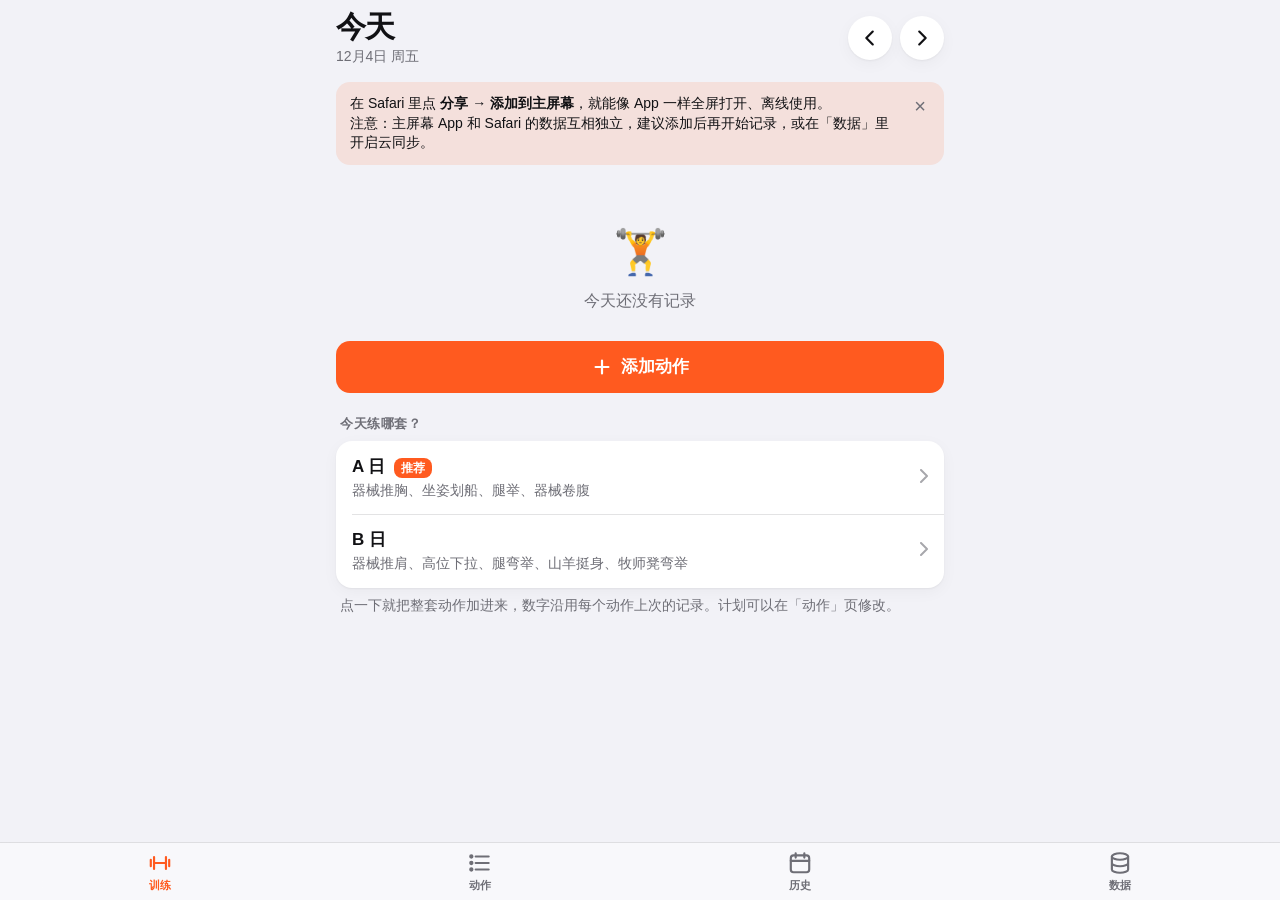
<file: fit/index.html>
<!doctype html>
<html lang="zh-CN">
<head>
  <meta charset="utf-8" />
  <meta name="viewport" content="width=device-width, initial-scale=1, viewport-fit=cover" />
  <meta name="robots" content="noindex" />
  <meta name="description" content="每天记录健身动作、重量和组次，离线可用。" />
  <meta name="theme-color" content="#f2f2f7" media="(prefers-color-scheme: light)" />
  <meta name="theme-color" content="#000000" media="(prefers-color-scheme: dark)" />
  <meta name="apple-mobile-web-app-capable" content="yes" />
  <meta name="mobile-web-app-capable" content="yes" />
  <meta name="apple-mobile-web-app-status-bar-style" content="default" />
  <meta name="apple-mobile-web-app-title" content="健身记录" />
  <meta name="format-detection" content="telephone=no" />
  <link rel="manifest" href="manifest.webmanifest" />
  <link rel="apple-touch-icon" href="icon-180.png" />
  <link rel="icon" type="image/png" href="icon-192.png" />
  <title>健身记录</title>
  <style>
    :root {
      --bg: #f2f2f7;
      --card: #ffffff;
      --card2: #f7f7fa;
      --text: #111114;
      --muted: #6e6e76;
      --line: rgba(60, 60, 67, 0.14);
      --accent: #ff5a1f;
      --accent-soft: rgba(255, 90, 31, 0.12);
      --up: #1a9e4b;
      --down: #8e8e93;
      --danger: #e5382f;
      --tabbar: rgba(249, 249, 251, 0.92);
      --shadow: 0 1px 2px rgba(0, 0, 0, 0.05), 0 4px 16px rgba(0, 0, 0, 0.04);
      --tabh: 58px;
      color-scheme: light dark;
    }
    @media (prefers-color-scheme: dark) {
      :root {
        --bg: #000000;
        --card: #1c1c1e;
        --card2: #2c2c2e;
        --text: #f5f5f7;
        --muted: #98989f;
        --line: rgba(84, 84, 88, 0.55);
        --accent: #ff7a3d;
        --accent-soft: rgba(255, 122, 61, 0.18);
        --up: #34c759;
        --tabbar: rgba(22, 22, 24, 0.92);
        --shadow: none;
      }
    }
    * { box-sizing: border-box; -webkit-tap-highlight-color: transparent; }
    html, body { margin: 0; background: var(--bg); color: var(--text); }
    body {
      font: 16px/1.4 -apple-system, BlinkMacSystemFont, "SF Pro Text", "PingFang SC", "Helvetica Neue", "Noto Sans SC", sans-serif;
      -webkit-font-smoothing: antialiased;
      touch-action: manipulation;
      overscroll-behavior-y: none;
      min-height: 100vh;
    }
    button { font: inherit; color: inherit; border: 0; background: none; padding: 0; cursor: pointer; }
    input, select, textarea { font: inherit; color: inherit; font-size: 16px; }
    .hidden { display: none !important; }

    /* Layout */
    header.top {
      position: sticky; top: 0; z-index: 5;
      padding: calc(env(safe-area-inset-top) + 10px) 16px 8px;
      background: var(--bg);
    }
    .top-row { display: flex; align-items: center; justify-content: space-between; gap: 8px; min-height: 44px; }
    .top h1 { font-size: 30px; line-height: 1.15; margin: 0; letter-spacing: -0.02em; }
    .top .sub { color: var(--muted); font-size: 14px; margin-top: 2px; }
    main {
      padding: 4px 16px calc(var(--tabh) + env(safe-area-inset-bottom) + 96px);
      max-width: 640px; margin: 0 auto;
    }
    header.top > * { max-width: 608px; margin-left: auto; margin-right: auto; }

    .iconbtn {
      width: 44px; height: 44px; border-radius: 22px; display: grid; place-items: center;
      background: var(--card); box-shadow: var(--shadow); flex: none;
    }
    .iconbtn svg { width: 22px; height: 22px; }
    .datenav { display: flex; align-items: center; gap: 8px; }
    .linkbtn { color: var(--accent); font-weight: 600; padding: 10px 6px; }

    /* Cards & lists */
    .card { background: var(--card); border-radius: 16px; box-shadow: var(--shadow); overflow: hidden; }
    .section-title { font-size: 13px; color: var(--muted); text-transform: uppercase; letter-spacing: 0.04em; margin: 22px 4px 8px; font-weight: 600; }
    .row {
      display: flex; align-items: center; gap: 12px; padding: 14px 16px; min-height: 60px; width: 100%; text-align: left;
      position: relative;
    }
    .row + .row::before { content: ""; position: absolute; top: 0; left: 16px; right: 0; border-top: 1px solid var(--line); }
    .row .main { flex: 1; min-width: 0; }
    .row .name { font-weight: 600; font-size: 17px; white-space: nowrap; overflow: hidden; text-overflow: ellipsis; }
    .row .meta { color: var(--muted); font-size: 14px; margin-top: 2px; white-space: nowrap; overflow: hidden; text-overflow: ellipsis; }
    .row .chev { color: var(--muted); opacity: 0.6; }
    .dot { width: 10px; height: 10px; border-radius: 5px; flex: none; }
    .bar { width: 4px; align-self: stretch; border-radius: 2px; flex: none; }

    .stats { display: grid; grid-template-columns: repeat(4, 1fr); gap: 8px; margin: 6px 0 4px; }
    .stat { background: var(--card); border-radius: 14px; padding: 10px 8px; text-align: center; box-shadow: var(--shadow); }
    .stat b { display: block; font-size: 20px; font-variant-numeric: tabular-nums; }
    .stat span { font-size: 12px; color: var(--muted); }

    .badge { font-size: 12px; font-weight: 700; padding: 3px 7px; border-radius: 8px; flex: none; font-variant-numeric: tabular-nums; }
    .badge.up { color: var(--up); background: color-mix(in srgb, var(--up) 14%, transparent); }
    .badge.down { color: var(--down); background: color-mix(in srgb, var(--down) 16%, transparent); }
    .badge.pr { color: #fff; background: var(--accent); }
    .badges { display: flex; gap: 4px; flex: none; }

    .empty { text-align: center; padding: 48px 20px 28px; color: var(--muted); }
    .empty .big { font-size: 44px; margin-bottom: 8px; }
    .btn {
      display: flex; align-items: center; justify-content: center; gap: 8px; width: 100%;
      min-height: 52px; border-radius: 14px; font-weight: 600; font-size: 17px;
      background: var(--card); box-shadow: var(--shadow);
    }
    .btn.primary { background: var(--accent); color: #fff; box-shadow: none; }
    .btn.danger { color: var(--danger); }
    .btn.soft { background: var(--accent-soft); color: var(--accent); box-shadow: none; }
    .btn + .btn { margin-top: 10px; }
    .btns2 { display: grid; grid-template-columns: 1fr 1fr; gap: 10px; }
    .btns2 .btn + .btn { margin-top: 0; }

    .fab {
      position: fixed; right: max(16px, calc(50vw - 304px)); z-index: 6;
      bottom: calc(var(--tabh) + env(safe-area-inset-bottom) + 16px);
      height: 56px; padding: 0 22px 0 18px; border-radius: 28px; background: var(--accent); color: #fff;
      font-weight: 700; font-size: 17px; display: flex; align-items: center; gap: 6px;
      box-shadow: 0 6px 20px rgba(255, 90, 31, 0.35);
    }
    .fab svg { width: 22px; height: 22px; }

    .banner {
      background: var(--accent-soft); border-radius: 14px; padding: 12px 14px; font-size: 14px; margin: 4px 0 8px;
      display: flex; gap: 10px; align-items: flex-start;
    }
    .banner p { margin: 0; flex: 1; }
    .banner button { color: var(--muted); font-size: 20px; line-height: 1; padding: 2px 4px; }

    /* Chips & segmented */
    .chips { display: flex; gap: 8px; overflow-x: auto; padding: 2px 0 10px; scrollbar-width: none; }
    .chips::-webkit-scrollbar { display: none; }
    .chip {
      flex: none; padding: 8px 14px; border-radius: 18px; background: var(--card); font-size: 15px; font-weight: 500;
      box-shadow: var(--shadow); min-height: 36px;
    }
    .chip.on { background: var(--text); color: var(--bg); }
    .seg { display: grid; grid-auto-flow: column; grid-auto-columns: 1fr; background: var(--card2); border-radius: 10px; padding: 2px; margin: 4px 0 12px; }
    .seg button { padding: 8px; border-radius: 8px; font-weight: 600; font-size: 15px; color: var(--muted); }
    .seg button.on { background: var(--card); color: var(--text); box-shadow: 0 1px 3px rgba(0,0,0,0.12); }
    .search {
      width: 100%; border: 0; background: var(--card2); border-radius: 12px; padding: 11px 14px; outline: none; margin-bottom: 10px;
    }

    /* Calendar */
    .cal { padding: 10px 8px 12px; }
    .cal-head { display: flex; align-items: center; justify-content: space-between; padding: 0 4px 8px; }
    .cal-head b { font-size: 18px; }
    .cal-grid { display: grid; grid-template-columns: repeat(7, 1fr); gap: 2px; text-align: center; }
    .cal-grid .wd { font-size: 12px; color: var(--muted); padding: 4px 0; }
    .day { aspect-ratio: 1 / 1.05; border-radius: 12px; display: flex; flex-direction: column; align-items: center; justify-content: center; gap: 3px; font-variant-numeric: tabular-nums; font-size: 16px; }
    .day.has { background: var(--accent-soft); font-weight: 700; }
    .day.today { outline: 2px solid var(--accent); outline-offset: -2px; }
    .day .dots { display: flex; gap: 2px; height: 6px; }
    .day .dots i { width: 6px; height: 6px; border-radius: 3px; }
    .day.out { visibility: hidden; }

    .spark { width: 72px; height: 28px; flex: none; }
    .kv { display: flex; justify-content: space-between; padding: 12px 16px; position: relative; }
    .kv + .kv::before { content: ""; position: absolute; top: 0; left: 16px; right: 0; border-top: 1px solid var(--line); }
    .kv span:first-child { color: var(--muted); }

    /* Tab bar */
    nav.tabbar {
      position: fixed; left: 0; right: 0; bottom: 0; z-index: 10;
      display: grid; grid-template-columns: repeat(4, 1fr);
      height: calc(var(--tabh) + env(safe-area-inset-bottom)); padding-bottom: env(safe-area-inset-bottom);
      background: var(--tabbar); -webkit-backdrop-filter: saturate(180%) blur(20px); backdrop-filter: saturate(180%) blur(20px);
      border-top: 1px solid var(--line);
    }
    nav.tabbar button { display: flex; flex-direction: column; align-items: center; justify-content: center; gap: 2px; font-size: 11px; font-weight: 600; color: var(--muted); }
    nav.tabbar button svg { width: 26px; height: 26px; }
    nav.tabbar button.on { color: var(--accent); }

    /* Sheets */
    .backdrop { position: fixed; inset: 0; background: rgba(0,0,0,0.35); z-index: 20; opacity: 0; transition: opacity .2s; }
    .backdrop.show { opacity: 1; }
    .sheet {
      position: fixed; left: 0; right: 0; bottom: 0; z-index: 21; max-width: 640px; margin: 0 auto;
      background: var(--bg); border-radius: 20px 20px 0 0; max-height: calc(100vh - env(safe-area-inset-top) - 24px); max-height: calc(100dvh - env(safe-area-inset-top) - 24px);
      display: flex; flex-direction: column; transform: translateY(100%); transition: transform .28s cubic-bezier(.2,.8,.2,1);
    }
    .sheet.show { transform: none; }
    .sheet-head { display: flex; align-items: center; justify-content: space-between; padding: 8px 8px 4px 20px; gap: 8px; flex: none; }
    .sheet-head h2 { margin: 0; font-size: 20px; flex: 1; min-width: 0; overflow: hidden; text-overflow: ellipsis; white-space: nowrap; }
    .grabber { width: 36px; height: 5px; border-radius: 3px; background: var(--line); margin: 8px auto 0; flex: none; }
    .sheet-body { overflow-y: auto; -webkit-overflow-scrolling: touch; padding: 4px 16px calc(env(safe-area-inset-bottom) + 20px); flex: 1; }

    .field { display: flex; align-items: center; gap: 10px; padding: 10px 12px 10px 16px; position: relative; }
    .field + .field::before { content: ""; position: absolute; top: 0; left: 16px; right: 0; border-top: 1px solid var(--line); }
    .field label { flex: 1; font-weight: 600; }
    .field label small { display: block; font-weight: 400; color: var(--muted); font-size: 13px; }
    .stepper { display: flex; align-items: center; gap: 6px; }
    .stepper button {
      width: 44px; height: 44px; border-radius: 12px; background: var(--card2); font-size: 24px; line-height: 1; font-weight: 500; color: var(--accent);
    }
    .stepper input {
      width: 76px; height: 44px; text-align: center; border: 0; border-radius: 12px; background: var(--card2);
      font-size: 20px; font-weight: 700; font-variant-numeric: tabular-nums; outline: none;
    }
    .stepper input:focus { box-shadow: 0 0 0 2px var(--accent) inset; }
    .textin { width: 100%; border: 0; background: var(--card); border-radius: 12px; padding: 13px 16px; outline: none; }
    select.textin { appearance: none; -webkit-appearance: none; }
    .hint { font-size: 14px; color: var(--muted); margin: 8px 4px 12px; }
    .hint b { color: var(--text); }
    .lastbox { background: var(--card); border-radius: 14px; padding: 12px 16px; margin: 6px 0 12px; font-size: 15px; box-shadow: var(--shadow); }
    .lastbox .t { color: var(--muted); font-size: 13px; }
    .lastbox .v { font-weight: 700; font-size: 17px; margin-top: 2px; }
    .lastbox .reuse { color: var(--accent); font-weight: 600; font-size: 14px; float: right; padding: 4px 0 4px 8px; }

    .toast {
      position: fixed; left: 50%; bottom: calc(var(--tabh) + env(safe-area-inset-bottom) + 86px); transform: translateX(-50%) translateY(10px);
      background: rgba(30,30,32,0.92); color: #fff; padding: 10px 18px; border-radius: 20px; font-size: 15px; z-index: 40;
      opacity: 0; transition: opacity .2s, transform .2s; pointer-events: none; white-space: nowrap;
    }
    .toast.show { opacity: 1; transform: translateX(-50%); }
    .foot { text-align: center; color: var(--muted); font-size: 12px; margin-top: 24px; }
  </style>
</head>
<body>
  <header class="top" id="top"></header>
  <main id="view"></main>
  <button class="fab hidden" id="fab" aria-label="添加动作">
    <svg viewBox="0 0 24 24" fill="none" stroke="currentColor" stroke-width="2.6" stroke-linecap="round"><path d="M12 5v14M5 12h14"/></svg>添加动作
  </button>

  <nav class="tabbar" id="tabbar">
    <button data-tab="today" class="on">
      <svg viewBox="0 0 24 24" fill="none" stroke="currentColor" stroke-width="2" stroke-linecap="round" stroke-linejoin="round"><path d="M6.5 6.5v11M17.5 6.5v11M3.5 9v6M20.5 9v6M6.5 12h11"/></svg>训练
    </button>
    <button data-tab="lib">
      <svg viewBox="0 0 24 24" fill="none" stroke="currentColor" stroke-width="2" stroke-linecap="round" stroke-linejoin="round"><path d="M8 6h12M8 12h12M8 18h12"/><circle cx="4" cy="6" r="1"/><circle cx="4" cy="12" r="1"/><circle cx="4" cy="18" r="1"/></svg>动作
    </button>
    <button data-tab="hist">
      <svg viewBox="0 0 24 24" fill="none" stroke="currentColor" stroke-width="2" stroke-linecap="round" stroke-linejoin="round"><rect x="3.5" y="5" width="17" height="15.5" rx="2.5"/><path d="M3.5 10h17M8 3v4M16 3v4"/></svg>历史
    </button>
    <button data-tab="me">
      <svg viewBox="0 0 24 24" fill="none" stroke="currentColor" stroke-width="2" stroke-linecap="round" stroke-linejoin="round"><ellipse cx="12" cy="6" rx="7.5" ry="3"/><path d="M4.5 6v6c0 1.7 3.4 3 7.5 3s7.5-1.3 7.5-3V6M4.5 12v6c0 1.7 3.4 3 7.5 3s7.5-1.3 7.5-3v-6"/></svg>数据
    </button>
  </nav>

  <div class="backdrop hidden" id="backdrop"></div>
  <div class="sheet hidden" id="sheet" role="dialog" aria-modal="true">
    <div class="grabber"></div>
    <div class="sheet-head"><h2 id="sheetTitle"></h2><button class="linkbtn" id="sheetClose">关闭</button></div>
    <div class="sheet-body" id="sheetBody"></div>
  </div>
  <div class="toast" id="toast"></div>
  <input type="file" id="importFile" accept="application/json,.json" class="hidden" />

  <script src="app.js"></script>
</body>
</html>
</file>
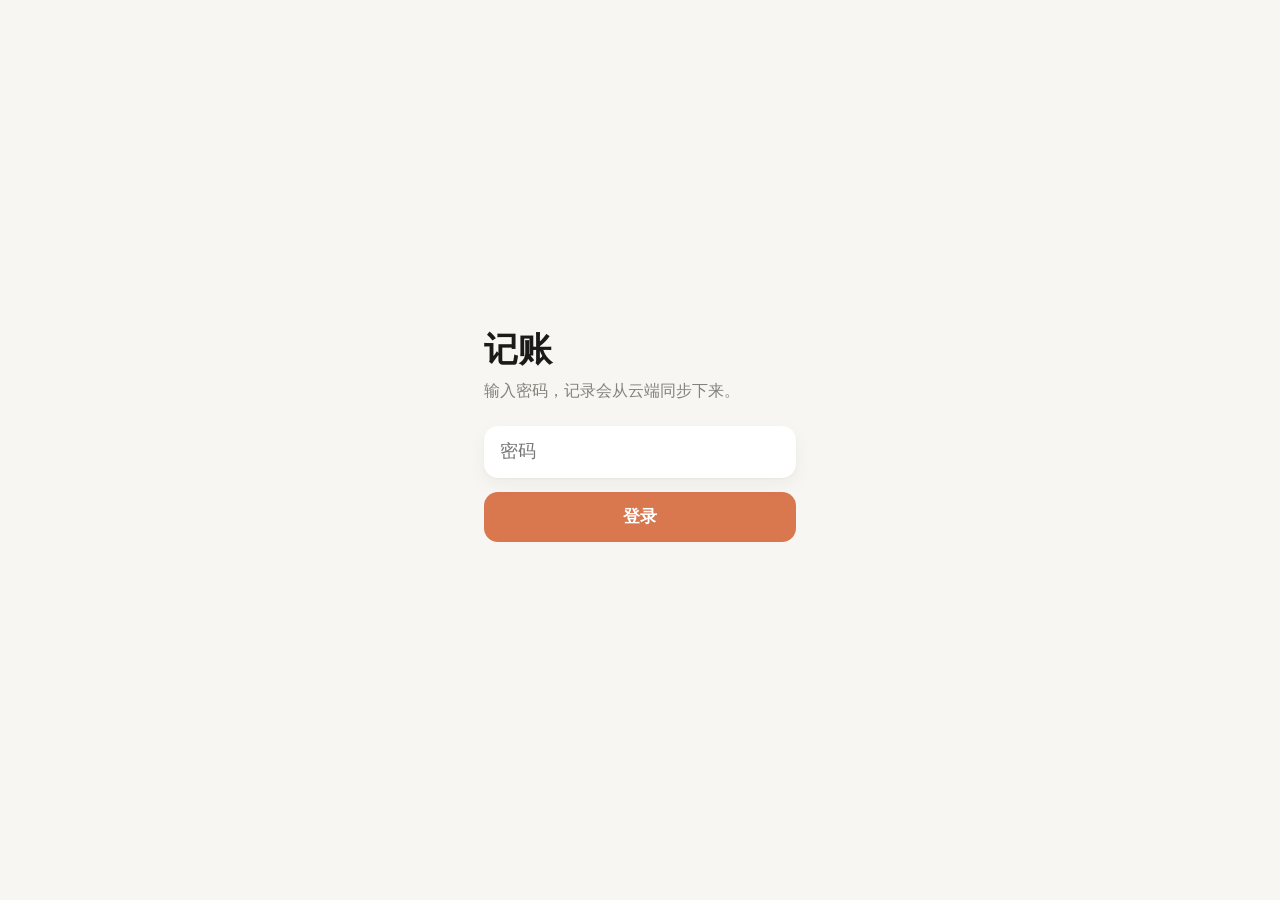
<file: ledger/index.html>
<!doctype html>
<html lang="zh-CN">
<head>
  <meta charset="utf-8" />
  <meta name="viewport" content="width=device-width, initial-scale=1, viewport-fit=cover" />
  <meta name="robots" content="noindex" />
  <meta name="description" content="记账：一句话或截图记一笔，自动分类，多币种。" />
  <meta name="theme-color" content="#f8f6f2" media="(prefers-color-scheme: light)" />
  <meta name="theme-color" content="#000000" media="(prefers-color-scheme: dark)" />
  <meta name="apple-mobile-web-app-capable" content="yes" />
  <meta name="mobile-web-app-capable" content="yes" />
  <meta name="apple-mobile-web-app-status-bar-style" content="default" />
  <meta name="apple-mobile-web-app-title" content="记账" />
  <meta name="format-detection" content="telephone=no" />
  <link rel="manifest" href="manifest.webmanifest" />
  <link rel="apple-touch-icon" href="icon-180.png" />
  <link rel="icon" type="image/png" href="icon-192.png" />
  <title>记账</title>
  <style>
    :root {
      --bg: #f8f6f2;
      --card: #ffffff;
      --card2: #f2efe9;
      --text: #1b1a18;
      --muted: #85817a;
      --line: rgba(60, 50, 40, 0.12);
      --accent: #d9774f;
      --accent-soft: rgba(217, 119, 79, 0.14);
      --income: #4f8a3c;
      --expense: #1b1a18;
      --neg: #e0453a;
      --tabbar: rgba(252, 251, 249, 0.92);
      --shadow: 0 1px 2px rgba(40, 30, 20, 0.04), 0 6px 18px rgba(40, 30, 20, 0.05);
      --tabh: 62px;
      color-scheme: light dark;
    }
    @media (prefers-color-scheme: dark) {
      :root {
        --bg: #000000;
        --card: #1c1c1e;
        --card2: #2a2a2c;
        --text: #f4f2ee;
        --muted: #9a968f;
        --line: rgba(120, 115, 110, 0.35);
        --accent: #e98a62;
        --accent-soft: rgba(233, 138, 98, 0.2);
        --income: #7cc16a;
        --expense: #f4f2ee;
        --neg: #ff6b5e;
        --tabbar: rgba(24, 24, 26, 0.92);
        --shadow: none;
      }
    }
    * { box-sizing: border-box; -webkit-tap-highlight-color: transparent; }
    html, body { margin: 0; background: var(--bg); color: var(--text); }
    body {
      font: 16px/1.4 -apple-system, BlinkMacSystemFont, "SF Pro Text", "PingFang SC", "Helvetica Neue", "Noto Sans SC", sans-serif;
      -webkit-font-smoothing: antialiased;
      touch-action: manipulation;
      overscroll-behavior-y: none;
      min-height: 100vh;
    }
    button, input, select, textarea { font: inherit; color: inherit; }
    button { cursor: pointer; border: 0; background: none; padding: 0; }
    .num { font-variant-numeric: tabular-nums; }
    .serif { font-family: "New York", "Songti SC", Georgia, serif; }

    main {
      max-width: 560px;
      margin: 0 auto;
      padding: calc(env(safe-area-inset-top) + 8px) 16px calc(var(--tabh) + env(safe-area-inset-bottom) + 96px);
    }
    .top { display: flex; align-items: flex-end; justify-content: space-between; gap: 12px; margin: 10px 0 14px; }
    .top h1 { font-size: 34px; line-height: 1.1; margin: 0; font-weight: 700; letter-spacing: -0.5px; }
    .monthnav { display: flex; background: var(--card); border-radius: 22px; box-shadow: var(--shadow); }
    .monthnav button { width: 46px; height: 40px; font-size: 20px; color: var(--accent); }
    .monthnav button:disabled { color: var(--muted); opacity: 0.4; }

    .card { background: var(--card); border-radius: 22px; box-shadow: var(--shadow); }
    .summary { display: grid; grid-template-columns: repeat(3, 1fr); padding: 16px 4px; margin-bottom: 18px; }
    .summary > div { text-align: center; padding: 0 6px; min-width: 0; }
    .summary > div + div { border-left: 1px solid var(--line); }
    .summary .lab { font-size: 13px; color: var(--muted); }
    .summary .val { font-size: 18px; font-weight: 700; margin-top: 4px; white-space: nowrap; overflow: hidden; text-overflow: ellipsis; }
    .inc { color: var(--income); }
    .neg { color: var(--neg); }

    .dayhead { display: flex; justify-content: space-between; color: var(--muted); font-size: 15px; font-weight: 600; margin: 18px 6px 8px; }
    .entries { overflow: hidden; }
    .entry { display: flex; align-items: center; gap: 12px; padding: 12px 14px; width: 100%; text-align: left; }
    .entry + .entry { border-top: 1px solid var(--line); margin-left: 0; }
    .icon { flex: 0 0 auto; width: 42px; height: 42px; border-radius: 50%; display: grid; place-items: center; font-size: 20px; }
    .entry .mid { flex: 1; min-width: 0; }
    .entry .t { font-size: 17px; white-space: nowrap; overflow: hidden; text-overflow: ellipsis; }
    .entry .s { font-size: 13px; color: var(--muted); white-space: nowrap; overflow: hidden; text-overflow: ellipsis; margin-top: 1px; }
    .entry .amt { text-align: right; font-size: 17px; white-space: nowrap; }
    .entry .amt .orig { display: block; font-size: 12px; color: var(--muted); }
    .empty { text-align: center; color: var(--muted); padding: 60px 20px; }

    .fab { position: fixed; left: 0; right: 0; bottom: calc(var(--tabh) + env(safe-area-inset-bottom) + 18px); z-index: 20; pointer-events: none; }
    .fab .row { max-width: 560px; margin: 0 auto; padding: 0 16px; display: flex; gap: 10px; }
    .fab button { pointer-events: auto; height: 54px; border-radius: 27px; font-size: 18px; font-weight: 600; display: flex; align-items: center; justify-content: center; gap: 8px; }
    .fab .scan { flex: 1; background: var(--accent); color: #fff; box-shadow: 0 6px 18px rgba(217, 119, 79, 0.35); }
    .fab .add { padding: 0 22px; background: var(--accent-soft); color: var(--accent); backdrop-filter: blur(12px); -webkit-backdrop-filter: blur(12px); }

    nav.tabs {
      position: fixed; left: 0; right: 0; bottom: 0; z-index: 30;
      background: var(--tabbar); backdrop-filter: blur(18px); -webkit-backdrop-filter: blur(18px);
      border-top: 1px solid var(--line);
      padding-bottom: env(safe-area-inset-bottom);
    }
    nav.tabs .row { max-width: 560px; margin: 0 auto; display: flex; height: var(--tabh); }
    nav.tabs button { flex: 1; display: flex; flex-direction: column; align-items: center; justify-content: center; gap: 2px; font-size: 11px; color: var(--muted); }
    nav.tabs button .ic { font-size: 22px; line-height: 1; }
    nav.tabs button.on { color: var(--accent); }

    /* Sheets */
    .scrim { position: fixed; inset: 0; background: rgba(0, 0, 0, 0.32); z-index: 50; opacity: 0; transition: opacity 0.2s; }
    .scrim.show { opacity: 1; }
    .sheet {
      position: fixed; left: 0; right: 0; bottom: var(--kb, 0px); z-index: 51;
      max-width: 560px; margin: 0 auto; max-height: calc(var(--vvh, 100vh) - env(safe-area-inset-top) - 24px);
      background: var(--bg); border-radius: 22px 22px 0 0; display: flex; flex-direction: column;
      transform: translateY(100%); transition: transform 0.25s ease;
    }
    .sheet.show { transform: none; }
    .sheet .bar { display: flex; align-items: center; justify-content: space-between; padding: 14px 16px 8px; }
    .sheet .bar h2 { margin: 0; font-size: 17px; }
    .sheet .bar button { color: var(--accent); font-size: 17px; min-width: 56px; }
    .sheet .bar button.strong { font-weight: 700; text-align: right; }
    .sheet .body { overflow-y: auto; padding: 4px 16px calc(env(safe-area-inset-bottom) + 20px); -webkit-overflow-scrolling: touch; }

    .field { background: var(--card); border-radius: 14px; padding: 10px 14px; margin-bottom: 10px; }
    .field label { display: block; font-size: 12px; color: var(--muted); margin-bottom: 2px; }
    .field input, .field select, .field textarea { width: 100%; border: 0; outline: 0; background: none; font-size: 17px; padding: 2px 0; }
    .field textarea { resize: none; min-height: 44px; }
    .quick textarea { font-size: 18px; }
    .amountrow { display: flex; align-items: center; gap: 8px; }
    .amountrow input { font-size: 30px; font-weight: 700; }
    .amountrow select { width: auto; font-size: 17px; font-weight: 600; color: var(--accent); }
    .seg { display: flex; background: var(--card2); border-radius: 12px; padding: 3px; margin-bottom: 10px; }
    .seg button { flex: 1; height: 34px; border-radius: 10px; font-size: 15px; color: var(--muted); }
    .seg button.on { background: var(--card); color: var(--text); font-weight: 600; box-shadow: 0 1px 3px rgba(0, 0, 0, 0.08); }
    .cats { display: grid; grid-template-columns: repeat(4, 1fr); gap: 8px; margin-bottom: 10px; }
    .cat { background: var(--card); border-radius: 14px; padding: 8px 2px; display: flex; flex-direction: column; align-items: center; gap: 2px; font-size: 12px; border: 2px solid transparent; }
    .cat .e { font-size: 20px; }
    .cat.on { border-color: var(--accent); }
    .chips { display: flex; flex-wrap: wrap; gap: 6px; margin: -2px 0 10px; }
    .chip { background: var(--card2); border-radius: 14px; padding: 5px 11px; font-size: 14px; }
    .hint { color: var(--muted); font-size: 13px; margin: 2px 4px 10px; }
    .card + .hint { margin-top: 8px; }
    .tag { display: inline-block; font-size: 11px; padding: 1px 6px; border-radius: 6px; background: var(--accent-soft); color: var(--accent); margin-left: 6px; vertical-align: 2px; }
    .btn { display: block; width: 100%; height: 50px; border-radius: 14px; background: var(--card); font-size: 17px; font-weight: 600; color: var(--accent); margin-top: 8px; }
    .btn.primary { background: var(--accent); color: #fff; }
    .btn.danger { color: var(--neg); }
    .btn:disabled { opacity: 0.5; }
    .preview { padding: 4px 0; margin-bottom: 10px; }
    .preview .entry { padding: 9px 14px; }

    .scanrow { padding: 12px 14px; display: grid; grid-template-columns: 26px 1fr; gap: 8px; }
    .scanrow + .scanrow { border-top: 1px solid var(--line); }
    .scanrow input[type=checkbox] { width: 22px; height: 22px; accent-color: var(--accent); margin-top: 4px; }
    .scanrow .grid { display: grid; grid-template-columns: 1fr 110px; gap: 6px; }
    .scanrow input:not([type=checkbox]), .scanrow select { width: 100%; border: 0; border-radius: 9px; background: var(--card2); padding: 7px 9px; font-size: 15px; outline: 0; min-width: 0; }
    .scanrow .full { grid-column: 1 / -1; }

    /* Stats */
    .sec { margin: 22px 6px 8px; font-size: 15px; font-weight: 600; color: var(--muted); }
    .bars { padding: 6px 14px; }
    .barrow { display: grid; grid-template-columns: 30px 1fr auto; gap: 10px; align-items: center; padding: 8px 0; }
    .barrow + .barrow { border-top: 1px solid var(--line); }
    .barrow .name { display: flex; justify-content: space-between; font-size: 15px; }
    .barrow .name span:last-child { color: var(--muted); font-size: 13px; }
    .barrow .track { height: 6px; border-radius: 3px; background: var(--card2); margin-top: 5px; overflow: hidden; }
    .barrow .fill { height: 100%; border-radius: 3px; }
    .barrow .v { font-size: 15px; text-align: right; min-width: 84px; }
    .trend { display: flex; align-items: flex-end; gap: 8px; height: 150px; padding: 16px 14px 8px; }
    .trend .col { flex: 1; display: flex; flex-direction: column; align-items: center; justify-content: flex-end; height: 100%; gap: 4px; }
    .trend .pair { display: flex; align-items: flex-end; gap: 3px; height: 100%; width: 100%; justify-content: center; }
    .trend .b { width: 40%; max-width: 16px; border-radius: 4px 4px 0 0; min-height: 2px; }
    .trend .m { font-size: 11px; color: var(--muted); }
    .trend .col.on .m { color: var(--accent); font-weight: 700; }
    .legend { display: flex; gap: 14px; font-size: 12px; color: var(--muted); padding: 0 16px 12px; }
    .legend i { display: inline-block; width: 9px; height: 9px; border-radius: 2px; margin-right: 4px; }
    .review { padding: 16px; }
    .review h3 { margin: 0 0 8px; font-size: 18px; }
    .review ul { margin: 0; padding-left: 18px; }
    .review li { margin: 4px 0; }
    .review .sug { margin-top: 10px; color: var(--accent); }

    .kv { display: flex; justify-content: space-between; align-items: center; padding: 13px 16px; gap: 12px; }
    .kv + .kv { border-top: 1px solid var(--line); }
    .kv span:last-child, .kv select { color: var(--muted); text-align: right; }
    .kv select { border: 0; background: none; font-size: 16px; outline: 0; }

    .login { min-height: 100vh; display: flex; flex-direction: column; justify-content: center; max-width: 360px; margin: 0 auto; padding: 24px; }
    .login h1 { font-size: 34px; margin: 0 0 6px; }
    .login p { color: var(--muted); margin: 0 0 24px; }
    .login input { width: 100%; height: 52px; border-radius: 14px; border: 0; background: var(--card); padding: 0 16px; font-size: 18px; outline: 0; box-shadow: var(--shadow); }
    .login .err { color: var(--neg); min-height: 22px; margin-top: 10px; font-size: 14px; }

    .toast { position: fixed; left: 50%; top: calc(env(safe-area-inset-top) + 14px); transform: translate(-50%, -20px); opacity: 0; z-index: 90;
      background: rgba(30, 28, 26, 0.92); color: #fff; padding: 10px 16px; border-radius: 14px; font-size: 15px; transition: 0.2s; pointer-events: none; max-width: 86vw; text-align: center; }
    .toast.show { opacity: 1; transform: translate(-50%, 0); }
    .busy { position: fixed; inset: 0; z-index: 80; display: grid; place-items: center; background: rgba(0, 0, 0, 0.25); }
    .busy div { background: var(--card); padding: 18px 22px; border-radius: 16px; font-size: 16px; box-shadow: var(--shadow); display: flex; gap: 10px; align-items: center; }
    .spin { width: 18px; height: 18px; border-radius: 50%; border: 2.5px solid var(--accent-soft); border-top-color: var(--accent); animation: spin 0.8s linear infinite; }
    @keyframes spin { to { transform: rotate(360deg); } }
  </style>
</head>
<body>
  <div id="app"></div>
  <input id="scanFile" type="file" accept="image/*" hidden />
  <input id="importFile" type="file" accept="application/json,.json" hidden />
  <div class="toast" id="toast"></div>
  <script src="app.js"></script>
</body>
</html>
</file>
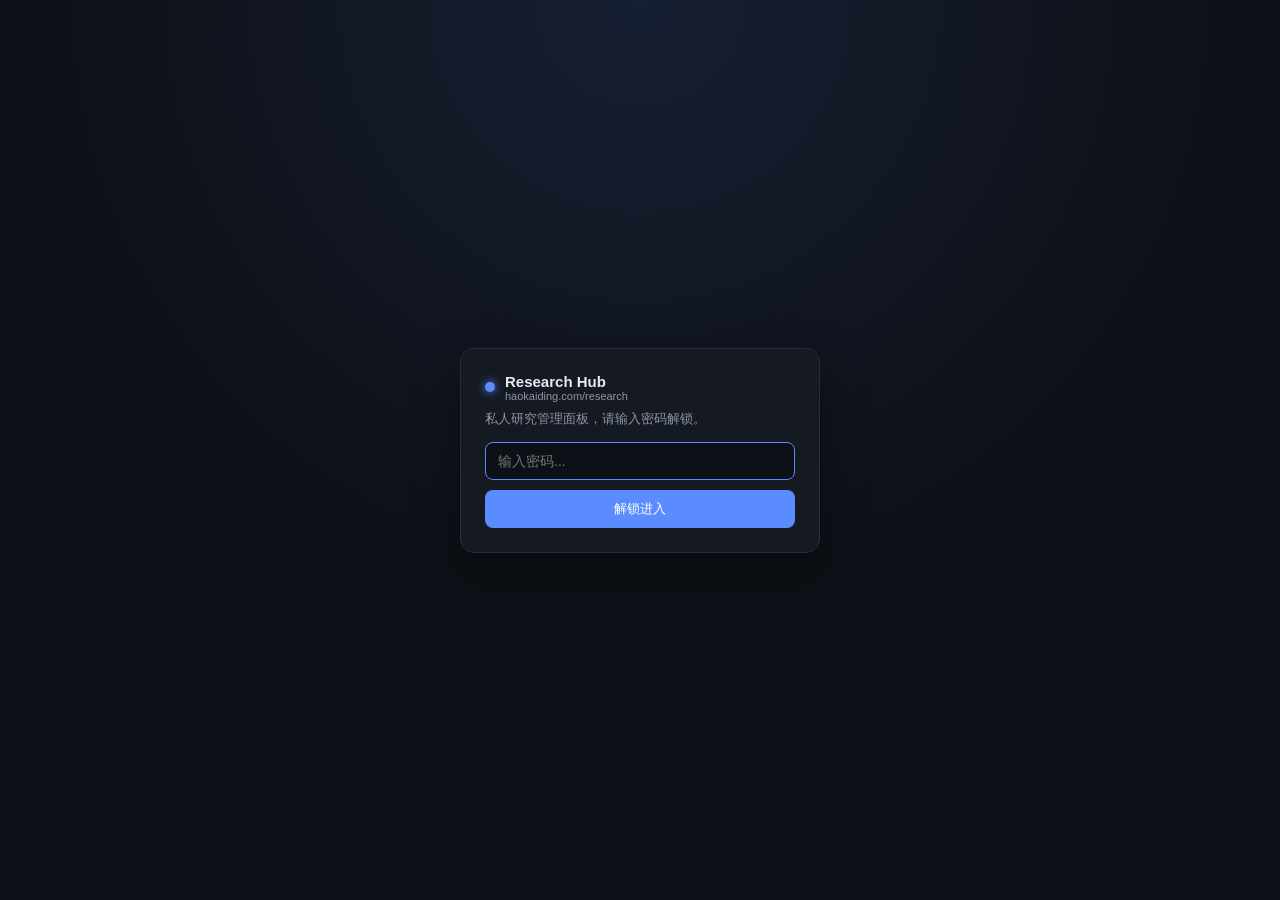
<file: research/index.html>
<!doctype html>
<html lang="zh-CN" data-theme="dark">
<head>
  <meta charset="utf-8" />
  <meta name="viewport" content="width=device-width, initial-scale=1" />
  <meta name="robots" content="noindex, nofollow" />
  <title>Research Hub</title>
  <link rel="stylesheet" href="./style.css?v=2" />
</head>
<body>
  <!-- Password Gate -->
  <div id="auth-gate" class="auth-gate">
    <form id="login-form" class="auth-card">
      <div class="brand" style="padding:0;margin-bottom:8px">
        <div class="brand-dot"></div>
        <div>
          <div class="brand-title">Research Hub</div>
          <div class="brand-sub">haokaiding.com/research</div>
        </div>
      </div>
      <p class="muted" style="margin-bottom:14px">私人研究管理面板，请输入密码解锁。</p>
      <input id="login-password" type="password" autocomplete="current-password" placeholder="输入密码..." required autofocus />
      <div id="login-error" class="auth-error hidden"></div>
      <button id="login-btn" type="submit" class="primary-btn" style="width:100%;margin-top:10px;padding:10px">解锁进入</button>
    </form>
  </div>

  <!-- Main App (hidden until unlocked) -->
  <div id="app" class="app hidden">
    <aside class="sidebar">
      <div class="brand">
        <div class="brand-dot"></div>
        <div>
          <div class="brand-title">Research Hub</div>
          <div class="brand-sub" id="sync-status">Cloud · Online</div>
        </div>
      </div>

      <nav class="nav">
        <button class="nav-btn active" data-view="board">
          <span>📋</span><span>实验看板</span>
          <span class="badge" id="nav-board-count">0</span>
        </button>
        <button class="nav-btn" data-view="runs">
          <span>📊</span><span>运行 &amp; 日志</span>
          <span class="badge" id="nav-runs-count">0</span>
        </button>
        <button class="nav-btn" data-view="fleet">
          <span>🖥️</span><span>GPU 集群</span>
          <span class="badge" id="nav-fleet-count">—</span>
        </button>
      </nav>

      <div class="sidebar-section">
        <div class="section-label">Projects</div>
        <div id="project-filters" class="project-list"></div>
      </div>

      <div class="sidebar-footer" style="display:flex;flex-direction:column;gap:6px">
        <button id="theme-toggle" class="ghost-btn">切换亮/暗色</button>
        <button id="logout-btn" class="ghost-btn" style="color:var(--muted)">锁定 / 退出登录</button>
      </div>
    </aside>

    <main class="main">
      <header class="topbar">
        <div class="search-wrap">
          <input id="search-input" type="search" placeholder="搜索实验、假设、目录、机器..." />
        </div>
        <div class="topbar-actions">
          <button id="refresh-btn" class="ghost-btn">↻ 同步</button>
          <button id="new-item-btn" class="primary-btn">+ 新建记录</button>
        </div>
      </header>

      <section id="view-board" class="view active">
        <div class="view-head">
          <div>
            <h1>实验 &amp; Idea 看板</h1>
            <p class="muted" id="board-meta">云端实时同步，手机/电脑均可直接编辑</p>
          </div>
          <div class="segmented" id="board-layout-toggle">
            <button class="active" data-layout="kanban">看板</button>
            <button data-layout="table">列表</button>
          </div>
        </div>
        <div id="board-container"></div>
      </section>

      <section id="view-runs" class="view">
        <div class="view-head">
          <div>
            <h1>Runs &amp; 日志图表快照</h1>
            <p class="muted" id="runs-meta">由 Mac 端 <code>hub/cli.py sync</code> 自动同步</p>
          </div>
        </div>
        <div id="runs-container" class="runs-grid"></div>
      </section>

      <section id="view-fleet" class="view">
        <div class="view-head">
          <div>
            <h1>GPU 集群实时监控</h1>
            <p class="muted" id="fleet-meta">每 30 秒自动刷新 · Mac 端每 60 秒后台采集推送</p>
          </div>
          <button id="fleet-refresh-btn" class="ghost-btn">↻ 立即刷新</button>
        </div>
        <div id="fleet-summary" class="fleet-summary"></div>
        <div id="fleet-container" class="fleet-grid"></div>
      </section>
    </main>
  </div>

  <!-- Slide-over Detail Drawer -->
  <div id="drawer-backdrop" class="backdrop hidden"></div>
  <aside id="drawer" class="drawer hidden">
    <div class="drawer-head">
      <h2 id="drawer-title">详情</h2>
      <button id="drawer-close" class="icon-btn">✕</button>
    </div>
    <div id="drawer-body" class="drawer-body"></div>
  </aside>

  <!-- Create/Edit Item Modal -->
  <div id="modal-backdrop" class="backdrop hidden"></div>
  <div id="item-modal" class="modal hidden">
    <div class="drawer-head">
      <h2 id="modal-title">新建研究记录</h2>
      <button id="modal-close" class="icon-btn">✕</button>
    </div>
    <form id="item-form" class="form-body">
      <div class="form-row">
        <label>ID (slug)
          <input name="id" required placeholder="uoa-cab-zoom-v3" />
        </label>
        <label>项目
          <select name="project" id="form-project"></select>
        </label>
      </div>
      <div class="form-row">
        <label>类型
          <select name="kind">
            <option value="experiment">Experiment</option>
            <option value="idea">Idea</option>
            <option value="finding">Finding</option>
          </select>
        </label>
        <label>状态
          <select name="status">
            <option value="planned">Planned</option>
            <option value="running">Running</option>
            <option value="review">Review</option>
            <option value="done">Done</option>
            <option value="parked">Parked</option>
          </select>
        </label>
        <label>结果
          <select name="outcome">
            <option value="">—</option>
            <option value="supported">Supported</option>
            <option value="rejected">Rejected</option>
            <option value="inconclusive">Inconclusive</option>
            <option value="failed">Failed</option>
          </select>
        </label>
      </div>
      <label>标题
        <input name="title" required placeholder="一句话描述实验或结论" />
      </label>
      <label>假设 / 目标
        <textarea name="hypothesis" rows="2" placeholder="可选：一句话假设"></textarea>
      </label>
      <label>摘要 / 进展 / 结论
        <textarea name="summary" rows="3" placeholder="关键现象、数值、下一步"></textarea>
      </label>
      <div class="form-row">
        <label>机器
          <input name="machine" placeholder="h200-pei / student / ciai" />
        </label>
        <label>关联本地 run 目录 (逗号分隔)
          <input name="run_dirs" placeholder="2026-11-27-uoa-cab-zoom-v2" />
        </label>
      </div>
      <label>关键指标 (每行 key=value)
        <textarea name="metrics" rows="2" placeholder="ADD-AUC=97.2&#10;hours=2.75h"></textarea>
      </label>
      <div class="form-actions">
        <button type="button" id="modal-cancel" class="ghost-btn">取消</button>
        <button type="submit" class="primary-btn">保存到云端</button>
      </div>
    </form>
  </div>

  <!-- Lightbox for figures -->
  <div id="lightbox" class="lightbox hidden">
    <img id="lightbox-img" alt="" />
    <div id="lightbox-cap" class="lightbox-cap"></div>
  </div>

  <div id="toast" class="toast hidden"></div>
  <script src="./app.js?v=3"></script>
</body>
</html>
</file>
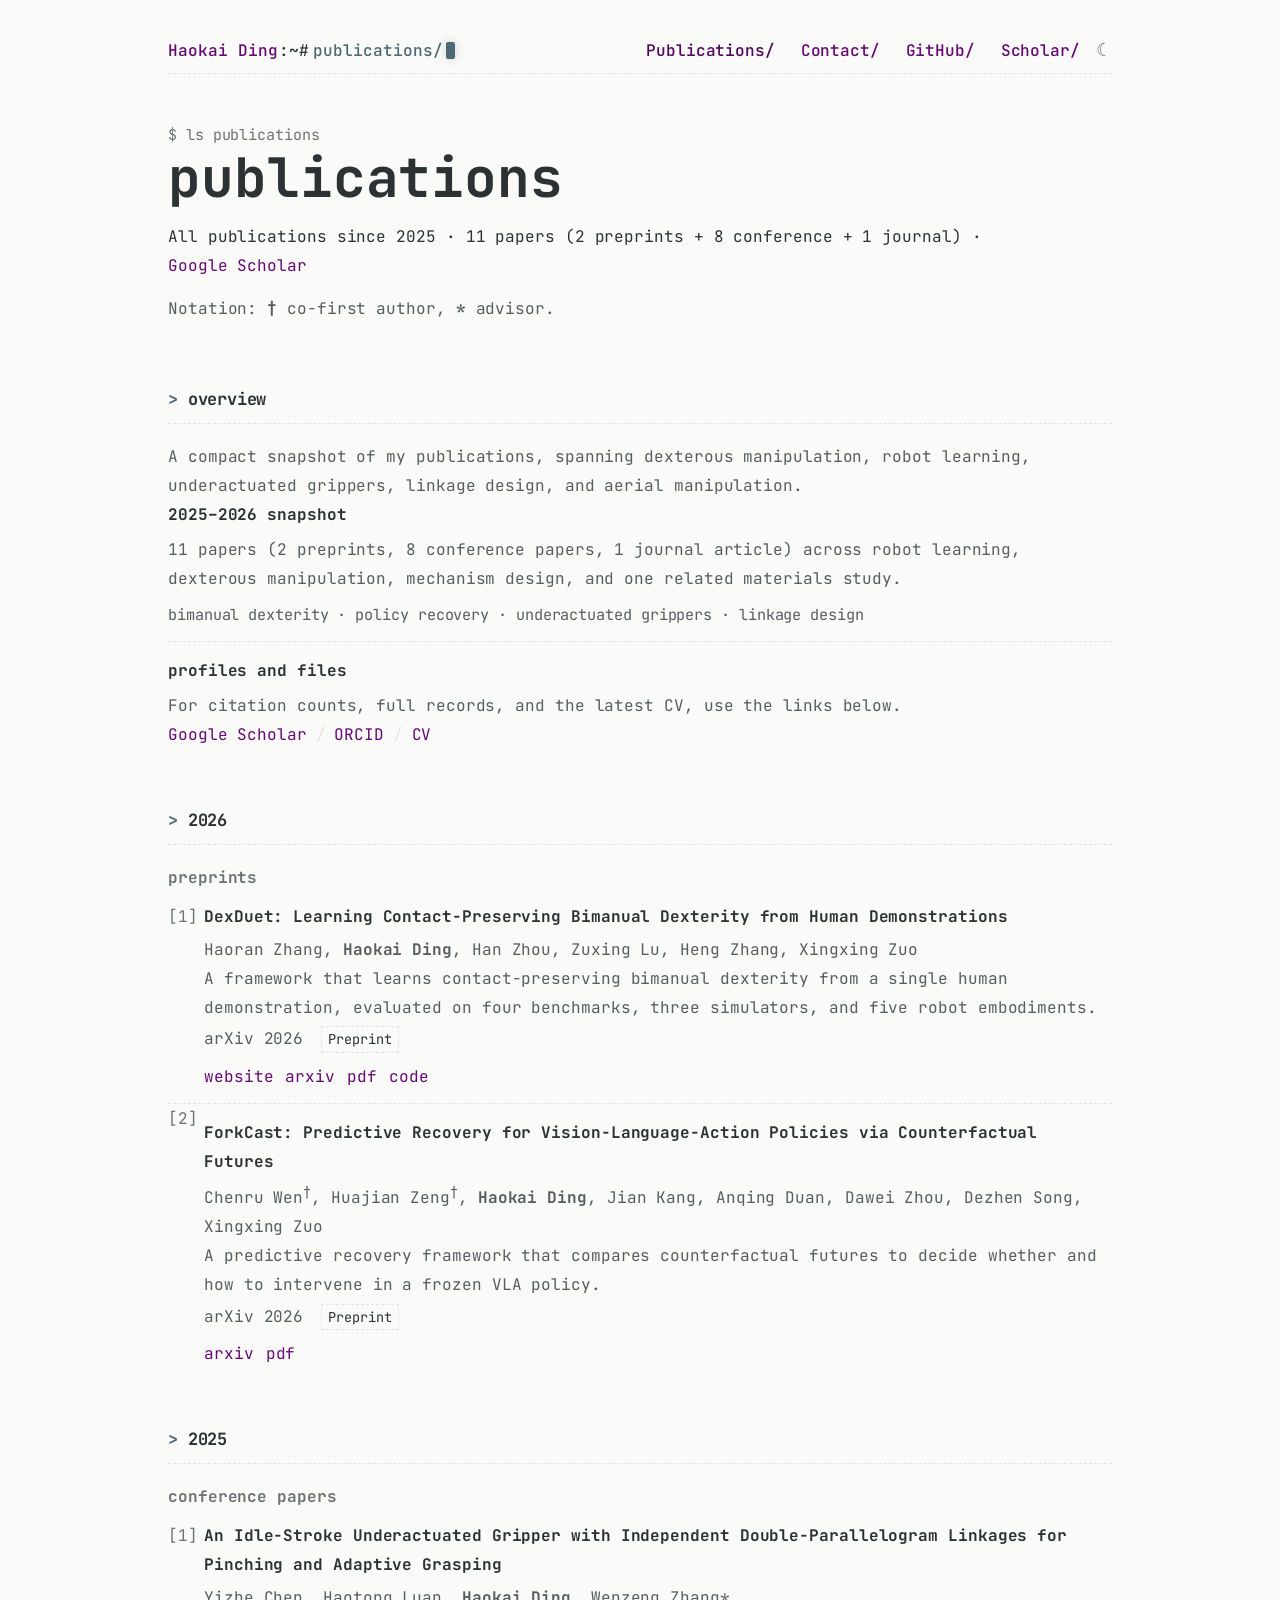
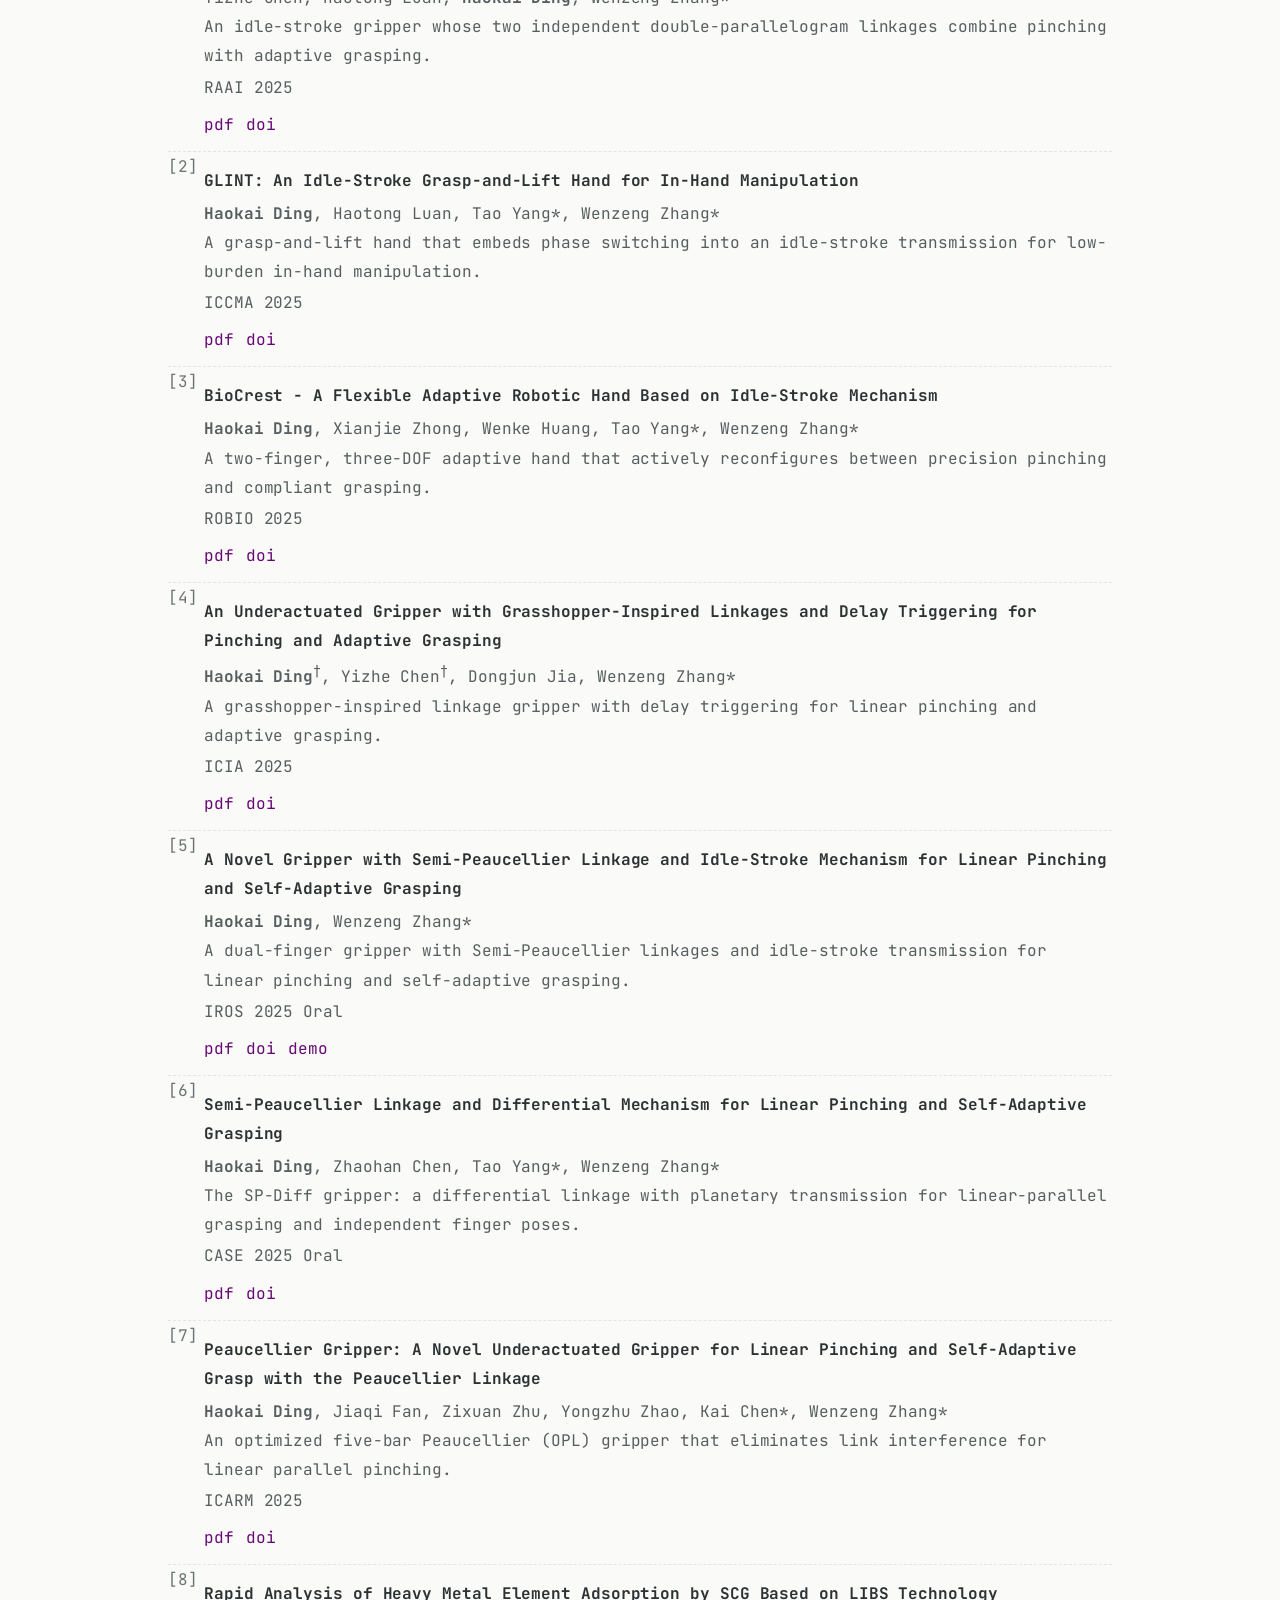
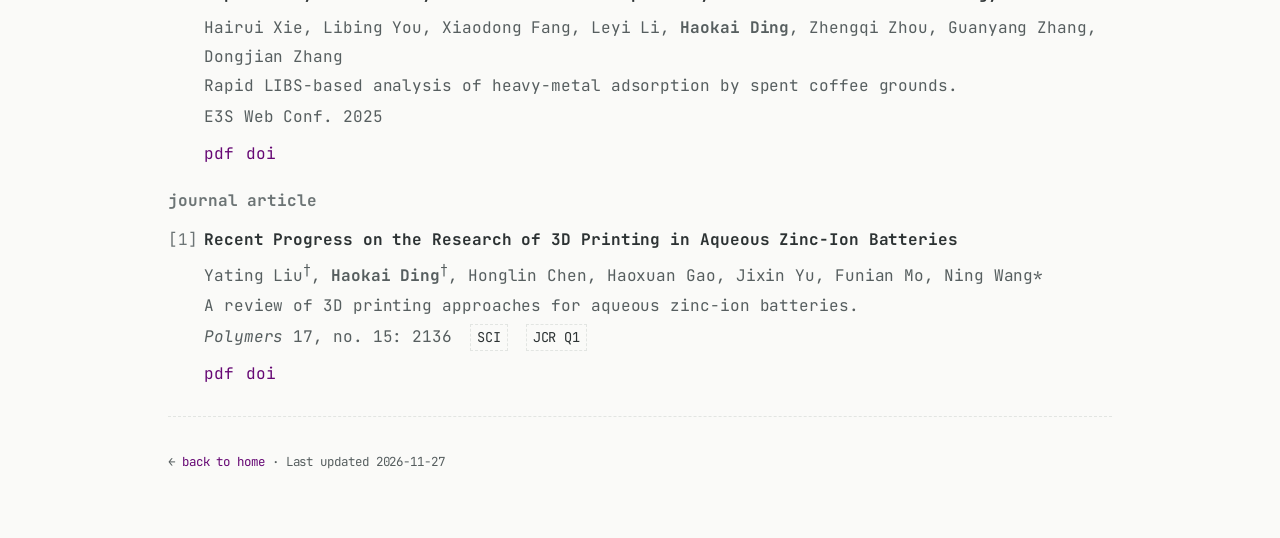
<file: publications.html>
<!DOCTYPE html>
<html lang="en">
<head>
  <meta charset="UTF-8" />
  <title>Publications · Haokai Ding</title>
  <meta name="viewport" content="width=device-width, initial-scale=1.0" />
  <meta name="theme-color" content="#fafaf8" media="(prefers-color-scheme: light)">
  <meta name="theme-color" content="#1c1c1d" media="(prefers-color-scheme: dark)">
  <meta name="description" content="Publications by Haokai Ding in robotics, mechanism design, and adaptive grasping." />
  <meta name="color-scheme" content="light dark" />
  <meta property="og:title" content="Publications · Haokai Ding" />
  <meta property="og:description" content="All publications by Haokai Ding in robotics, mechanism design, and adaptive grasping." />
  <meta property="og:image" content="https://haokaiding.com/assets/images/haokai-ding-outdoor.jpg" />
  <meta property="og:url" content="https://haokaiding.com/publications.html" />
  <meta property="og:type" content="website" />
  <meta name="twitter:card" content="summary" />
  <link rel="icon" type="image/png" href="assets/images/favicon-haokai-line.png" />
  <link rel="canonical" href="https://haokaiding.com/publications.html" />
  <link rel="sitemap" type="application/xml" href="/sitemap.xml" />
  <link rel="preconnect" href="https://fonts.googleapis.com" />
  <link rel="preconnect" href="https://fonts.gstatic.com" crossorigin />
  <link rel="stylesheet" href="https://fonts.googleapis.com/css2?family=JetBrains+Mono:ital,wght@0,400;0,500;0,600;0,700;0,800;1,400&display=swap" />
  <link rel="stylesheet" href="styles.css?v=aesthetic-20261127" />
</head>
<body>
  <div class="container">
    <nav class="site-nav" aria-label="Primary">
      <div class="site-brand" aria-label="site mark"><span class="site-mark"><a class="site-mark-link" href="index.html">Haokai Ding</a><span class="site-mark-prompt">:~#</span></span><span class="site-path">publications/</span></div>
      <div class="nav-links">
        <a class="nav-active" href="publications.html">Publications/</a>
        <a href="contact.html">Contact/</a>
        <a href="https://github.com/HaokaiDing" target="_blank" rel="noopener noreferrer">GitHub/</a>
        <a href="https://scholar.google.com/citations?user=ikir1CUAAAAJ&hl=en" target="_blank" rel="noopener noreferrer">Scholar/</a>
      </div>
      <button id="theme-switcher" type="button" aria-label="Toggle dark mode">☾</button>
    </nav>

    <header class="page-header">
      <p class="prompt-line">$ ls publications</p>
      <h1>publications</h1>
      <p class="page-summary">All publications since 2025 · 11 papers (2 preprints + 8 conference + 1 journal) · <a href="https://scholar.google.com/citations?user=ikir1CUAAAAJ&hl=en" target="_blank" rel="noopener noreferrer">Google Scholar</a></p>
      <p class="page-note">Notation: <strong>†</strong> co-first author, <strong>*</strong> advisor.</p>
    </header>

    <main class="main-content" id="main">
      <section class="content-section" id="overview">
        <h2>overview</h2>
        <p class="section-intro">A compact snapshot of my publications, spanning dexterous manipulation, robot learning, underactuated grippers, linkage design, and aerial manipulation.</p>
        <div class="stack-list">
          <article class="stack-item">
            <div>
              <h3>2025–2026 snapshot</h3>
              <p>11 papers (2 preprints, 8 conference papers, 1 journal article) across robot learning, dexterous manipulation, mechanism design, and one related materials study.</p>
            </div>
            <p class="stack-tags">bimanual dexterity · policy recovery · underactuated grippers · linkage design</p>
          </article>
          <article class="stack-item">
            <div>
              <h3>profiles and files</h3>
              <p>For citation counts, full records, and the latest CV, use the links below.</p>
            </div>
            <p class="resource-links">
              <a href="https://scholar.google.com/citations?user=ikir1CUAAAAJ&hl=en" target="_blank" rel="noopener noreferrer">Google Scholar</a>
              <span>/</span>
              <a href="https://orcid.org/0009-0001-6158-9897" target="_blank" rel="noopener noreferrer">ORCID</a>
              <span>/</span>
              <a href="assets/pdfs/haokai-ding-cv.pdf" target="_blank" rel="noopener noreferrer">CV</a>
            </p>
          </article>
        </div>
      </section>

      <section class="content-section" id="year-2026">
        <h2>2026</h2>
        <h3 class="group-title">preprints</h3>
        <ol class="publication-list full-list">
          <li class="publication-item">
            <div class="pub-body">
              <div class="pub-title">DexDuet: Learning Contact-Preserving Bimanual Dexterity from Human Demonstrations</div>
              <div class="pub-meta">Haoran Zhang, <strong>Haokai Ding</strong>, Han Zhou, Zuxing Lu, Heng Zhang, Xingxing Zuo</div>
              <div class="pub-meta">A framework that learns contact-preserving bimanual dexterity from a single human demonstration, evaluated on four benchmarks, three simulators, and five robot embodiments.</div>
              <div class="pub-venue">arXiv 2026 <span class="meta-badge">Preprint</span></div>
              <div class="pub-links">
                <a href="https://rcl-robotics.github.io/Dexduet.io/" target="_blank" rel="noopener noreferrer">website</a>
                <a href="https://arxiv.org/abs/2611.30495" target="_blank" rel="noopener noreferrer">arxiv</a>
                <a href="https://arxiv.org/pdf/2611.30495" target="_blank" rel="noopener noreferrer">pdf</a>
                <a href="https://github.com/HaoranZhangumich/DexDuet" target="_blank" rel="noopener noreferrer">code</a>
              </div>
            </div>
          </li>
          <li class="publication-item">
            <div class="pub-body">
              <div class="pub-title">ForkCast: Predictive Recovery for Vision-Language-Action Policies via Counterfactual Futures</div>
              <div class="pub-meta">Chenru Wen<sup>†</sup>, Huajian Zeng<sup>†</sup>, <strong>Haokai Ding</strong>, Jian Kang, Anqing Duan, Dawei Zhou, Dezhen Song, Xingxing Zuo</div>
              <div class="pub-meta">A predictive recovery framework that compares counterfactual futures to decide whether and how to intervene in a frozen VLA policy.</div>
              <div class="pub-venue">arXiv 2026 <span class="meta-badge">Preprint</span></div>
              <div class="pub-links">
                <a href="https://arxiv.org/abs/2610.18650" target="_blank" rel="noopener noreferrer">arxiv</a>
                <a href="https://arxiv.org/pdf/2610.18650" target="_blank" rel="noopener noreferrer">pdf</a>
              </div>
            </div>
          </li>
        </ol>
      </section>

      <section class="content-section" id="selected-year">
        <h2>2025</h2>
        <h3 class="group-title">conference papers</h3>
        <ol class="publication-list full-list">
          <li class="publication-item">
            <div class="pub-body">
              <div class="pub-title">An Idle-Stroke Underactuated Gripper with Independent Double-Parallelogram Linkages for Pinching and Adaptive Grasping</div>
              <div class="pub-meta">Yizhe Chen, Haotong Luan, <strong>Haokai Ding</strong>, Wenzeng Zhang*</div>
              <div class="pub-meta">An idle-stroke gripper whose two independent double-parallelogram linkages combine pinching with adaptive grasping.</div>
              <div class="pub-venue">RAAI 2025</div>
              <div class="pub-links">
                <button type="button" class="inline-link pdf-link" data-pdf="assets/pdfs/raai-2025-double-parallelogram-gripper.pdf">pdf</button>
                <a href="https://doi.org/10.1109/RAAI67517.2025.11423397" target="_blank" rel="noopener noreferrer">doi</a>
              </div>
            </div>
          </li>
          <li class="publication-item">
            <div class="pub-body">
              <div class="pub-title">GLINT: An Idle-Stroke Grasp-and-Lift Hand for In-Hand Manipulation</div>
              <div class="pub-meta"><strong>Haokai Ding</strong>, Haotong Luan, Tao Yang*, Wenzeng Zhang*</div>
              <div class="pub-meta">A grasp-and-lift hand that embeds phase switching into an idle-stroke transmission for low-burden in-hand manipulation.</div>
              <div class="pub-venue">ICCMA 2025</div>
              <div class="pub-links">
                <button type="button" class="inline-link pdf-link" data-pdf="assets/pdfs/iccma-2025-glint.pdf">pdf</button>
                <a href="https://doi.org/10.1109/ICCMA67641.2025.11369602" target="_blank" rel="noopener noreferrer">doi</a>
              </div>
            </div>
          </li>
          <li class="publication-item">
            <div class="pub-body">
              <div class="pub-title">BioCrest - A Flexible Adaptive Robotic Hand Based on Idle-Stroke Mechanism</div>
              <div class="pub-meta"><strong>Haokai Ding</strong>, Xianjie Zhong, Wenke Huang, Tao Yang*, Wenzeng Zhang*</div>
              <div class="pub-meta">A two-finger, three-DOF adaptive hand that actively reconfigures between precision pinching and compliant grasping.</div>
              <div class="pub-venue">ROBIO 2025</div>
              <div class="pub-links">
                <button type="button" class="inline-link pdf-link" data-pdf="assets/pdfs/robio-2025-biocrest.pdf">pdf</button>
                <a href="https://doi.org/10.1109/ROBIO66223.2025.11376343" target="_blank" rel="noopener noreferrer">doi</a>
              </div>
            </div>
          </li>
          <li class="publication-item">
            <div class="pub-body">
              <div class="pub-title">An Underactuated Gripper with Grasshopper-Inspired Linkages and Delay Triggering for Pinching and Adaptive Grasping</div>
              <div class="pub-meta"><strong>Haokai Ding</strong><sup>†</sup>, Yizhe Chen<sup>†</sup>, Dongjun Jia, Wenzeng Zhang*</div>
              <div class="pub-meta">A grasshopper-inspired linkage gripper with delay triggering for linear pinching and adaptive grasping.</div>
              <div class="pub-venue">ICIA 2025</div>
              <div class="pub-links">
                <button type="button" class="inline-link pdf-link" data-pdf="assets/pdfs/icia-2025-grasshopper-gripper.pdf">pdf</button>
                <a href="https://doi.org/10.1109/ICIA64617.2025.11277434" target="_blank" rel="noopener noreferrer">doi</a>
              </div>
            </div>
          </li>
          <li class="publication-item">
            <div class="pub-body">
              <div class="pub-title">A Novel Gripper with Semi-Peaucellier Linkage and Idle-Stroke Mechanism for Linear Pinching and Self-Adaptive Grasping</div>
              <div class="pub-meta"><strong>Haokai Ding</strong>, Wenzeng Zhang*</div>
              <div class="pub-meta">A dual-finger gripper with Semi-Peaucellier linkages and idle-stroke transmission for linear pinching and self-adaptive grasping.</div>
              <div class="pub-venue">IROS 2025 Oral</div>
              <div class="pub-links">
                <button type="button" class="inline-link pdf-link" data-pdf="assets/pdfs/iros-2025-semi-peaucellier-gripper.pdf">pdf</button>
                <a href="https://doi.org/10.1109/IROS60139.2025.11246057" target="_blank" rel="noopener noreferrer">doi</a>
                <button type="button" class="inline-link video-link" data-video="assets/videos/semi-peaucellier-gripper-demo-compressed.mp4">demo</button>
              </div>
            </div>
          </li>
          <li class="publication-item">
            <div class="pub-body">
              <div class="pub-title">Semi-Peaucellier Linkage and Differential Mechanism for Linear Pinching and Self-Adaptive Grasping</div>
              <div class="pub-meta"><strong>Haokai Ding</strong>, Zhaohan Chen, Tao Yang*, Wenzeng Zhang*</div>
              <div class="pub-meta">The SP-Diff gripper: a differential linkage with planetary transmission for linear-parallel grasping and independent finger poses.</div>
              <div class="pub-venue">CASE 2025 Oral</div>
              <div class="pub-links">
                <button type="button" class="inline-link pdf-link" data-pdf="assets/pdfs/case-2025-semi-peaucellier-linkage.pdf">pdf</button>
                <a href="https://doi.org/10.1109/CASE58245.2025.11163785" target="_blank" rel="noopener noreferrer">doi</a>
              </div>
            </div>
          </li>
          <li class="publication-item">
            <div class="pub-body">
              <div class="pub-title">Peaucellier Gripper: A Novel Underactuated Gripper for Linear Pinching and Self-Adaptive Grasp with the Peaucellier Linkage</div>
              <div class="pub-meta"><strong>Haokai Ding</strong>, Jiaqi Fan, Zixuan Zhu, Yongzhu Zhao, Kai Chen*, Wenzeng Zhang*</div>
              <div class="pub-meta">An optimized five-bar Peaucellier (OPL) gripper that eliminates link interference for linear parallel pinching.</div>
              <div class="pub-venue">ICARM 2025</div>
              <div class="pub-links">
                <button type="button" class="inline-link pdf-link" data-pdf="assets/pdfs/icarm-2025-peaucellier-gripper.pdf">pdf</button>
                <a href="https://doi.org/10.1109/ICARM65671.2025.11293470" target="_blank" rel="noopener noreferrer">doi</a>
              </div>
            </div>
          </li>
          <li class="publication-item">
            <div class="pub-body">
              <div class="pub-title">Rapid Analysis of Heavy Metal Element Adsorption by SCG Based on LIBS Technology</div>
              <div class="pub-meta">Hairui Xie, Libing You, Xiaodong Fang, Leyi Li, <strong>Haokai Ding</strong>, Zhengqi Zhou, Guanyang Zhang, Dongjian Zhang</div>
              <div class="pub-meta">Rapid LIBS-based analysis of heavy-metal adsorption by spent coffee grounds.</div>
              <div class="pub-venue">E3S Web Conf. 2025</div>
              <div class="pub-links">
                <button type="button" class="inline-link pdf-link" data-pdf="assets/pdfs/e3s-2025-heavy-metal-libs.pdf">pdf</button>
                <a href="https://doi.org/10.1051/e3sconf/202561502010" target="_blank" rel="noopener noreferrer">doi</a>
              </div>
            </div>
          </li>
        </ol>

        <h3 class="group-title">journal article</h3>
        <ol class="publication-list full-list">
          <li class="publication-item">
            <div class="pub-body">
              <div class="pub-title">Recent Progress on the Research of 3D Printing in Aqueous Zinc-Ion Batteries</div>
              <div class="pub-meta">Yating Liu<sup>†</sup>, <strong>Haokai Ding</strong><sup>†</sup>, Honglin Chen, Haoxuan Gao, Jixin Yu, Funian Mo, Ning Wang*</div>
              <div class="pub-meta">A review of 3D printing approaches for aqueous zinc-ion batteries.</div>
              <div class="pub-venue"><em>Polymers</em> 17, no. 15: 2136 <span class="meta-badge">SCI</span> <span class="meta-badge">JCR Q1</span></div>
              <div class="pub-links">
                <button type="button" class="inline-link pdf-link" data-pdf="assets/pdfs/polymers-2025-zinc-ion-batteries-review.pdf">pdf</button>
                <a href="https://doi.org/10.3390/polym17152136" target="_blank" rel="noopener noreferrer">doi</a>
              </div>
            </div>
          </li>
        </ol>
      </section>
    </main>

    <footer class="site-footer compact-footer">
      <p class="footer-meta">← <a href="index.html">back to home</a> · Last updated <time id="lastUpdated" datetime="2026-11-27">2026-11-27</time></p>
    </footer>
  </div>

  <div id="videoModal" class="modal" role="dialog" aria-modal="true" aria-hidden="true" aria-label="Video viewer" tabindex="-1">
    <div class="modal-panel video-panel">
      <button class="close-button" id="videoClose" type="button" aria-label="Close video"><span aria-hidden="true">×</span></button>
      <video id="videoPlayer" controls muted></video>
    </div>
  </div>

  <div id="pdfModal" class="modal" role="dialog" aria-modal="true" aria-hidden="true" aria-label="PDF viewer" tabindex="-1">
    <div class="modal-panel pdf-panel">
      <button class="close-button" id="pdfClose" type="button" aria-label="Close PDF"><span aria-hidden="true">×</span></button>
      <iframe id="pdf-viewer" src="" title="PDF viewer" loading="lazy"></iframe>
    </div>
  </div>

  <script src="scripts.js?v=portrait-clock-20260920" defer></script>
</body>
</html>
</file>
<file: research/style.css>
:root {
  --bg: #0d1016;
  --surface: #151922;
  --surface-2: #1c222e;
  --border: #262e3d;
  --text: #e6eaf2;
  --muted: #8b95a7;
  --accent: #5b8cff;
  --accent-soft: rgba(91, 140, 255, 0.14);
  --green: #3ecf8e;
  --amber: #f5a524;
  --red: #f35369;
  --purple: #a78bfa;
  --radius: 10px;
  --mono: ui-monospace, SFMono-Regular, Menlo, Monaco, Consolas, monospace;
  --sans: -apple-system, BlinkMacSystemFont, "Segoe UI", Roboto, "PingFang SC", sans-serif;
}

[data-theme="light"] {
  --bg: #f6f7fa;
  --surface: #ffffff;
  --surface-2: #f0f2f7;
  --border: #dfe4ee;
  --text: #161b26;
  --muted: #647087;
  --accent: #3b6ef6;
  --accent-soft: rgba(59, 110, 246, 0.1);
}

* { box-sizing: border-box; }
html, body { margin: 0; height: 100%; background: var(--bg); color: var(--text); font-family: var(--sans); font-size: 14px; }
code { font-family: var(--mono); font-size: 12px; background: var(--surface-2); padding: 2px 5px; border-radius: 4px; }
.hidden { display: none !important; }

/* Password Gate */
.auth-gate {
  position: fixed; inset: 0; display: flex; align-items: center; justify-content: center;
  background: radial-gradient(circle at top, rgba(91,140,255,.12), transparent 55%), var(--bg);
  padding: 20px; z-index: 100;
}
.auth-card {
  width: min(360px, 100%); background: var(--surface); border: 1px solid var(--border);
  border-radius: 14px; padding: 24px; box-shadow: 0 18px 48px rgba(0,0,0,.35);
}
.auth-card input {
  width: 100%; padding: 10px 12px; border-radius: 8px; border: 1px solid var(--border);
  background: var(--bg); color: var(--text); font-size: 14px; outline: none;
}
.auth-card input:focus { border-color: var(--accent); }
.auth-error { color: var(--red); font-size: 12.5px; margin-top: 8px; }

.app { display: grid; grid-template-columns: 236px 1fr; height: 100vh; overflow: hidden; }

.sidebar {
  background: var(--surface); border-right: 1px solid var(--border);
  padding: 16px 12px; display: flex; flex-direction: column; gap: 18px; overflow-y: auto;
}
.brand { display: flex; align-items: center; gap: 10px; padding: 4px 8px; }
.brand-dot { width: 10px; height: 10px; border-radius: 50%; background: var(--accent); box-shadow: 0 0 10px var(--accent); }
.brand-title { font-weight: 700; font-size: 15px; }
.brand-sub { font-size: 11px; color: var(--muted); }

.nav { display: flex; flex-direction: column; gap: 4px; }
.nav-btn {
  display: flex; align-items: center; gap: 9px; width: 100%;
  border: 0; background: transparent; color: var(--text);
  padding: 9px 10px; border-radius: 8px; cursor: pointer; font-size: 13.5px; text-align: left;
}
.nav-btn:hover { background: var(--surface-2); }
.nav-btn.active { background: var(--accent-soft); color: var(--accent); font-weight: 600; }
.badge { margin-left: auto; font-size: 11px; padding: 1px 7px; border-radius: 999px; background: var(--surface-2); color: var(--muted); }

.section-label { font-size: 11px; text-transform: uppercase; letter-spacing: .06em; color: var(--muted); padding: 0 10px 6px; }
.project-list { display: flex; flex-direction: column; gap: 2px; }
.proj-btn {
  display: flex; align-items: center; justify-content: space-between;
  border: 0; background: transparent; color: var(--muted);
  padding: 7px 10px; border-radius: 7px; cursor: pointer; font-size: 13px; text-align: left;
}
.proj-btn:hover { background: var(--surface-2); color: var(--text); }
.proj-btn.active { background: var(--surface-2); color: var(--text); font-weight: 600; }
.proj-dot { width: 7px; height: 7px; border-radius: 50%; margin-right: 8px; display: inline-block; }

.sidebar-footer { margin-top: auto; padding-top: 8px; border-top: 1px solid var(--border); }

.main { display: flex; flex-direction: column; overflow: hidden; }
.topbar {
  display: flex; align-items: center; justify-content: space-between; gap: 12px;
  padding: 12px 22px; border-bottom: 1px solid var(--border); background: var(--surface);
}
.search-wrap { flex: 1; max-width: 460px; }
.search-wrap input {
  width: 100%; padding: 8px 12px; border-radius: 8px; border: 1px solid var(--border);
  background: var(--bg); color: var(--text); outline: none;
}
.search-wrap input:focus { border-color: var(--accent); }
.topbar-actions { display: flex; gap: 8px; }

.primary-btn, .ghost-btn, .icon-btn {
  border-radius: 8px; padding: 7px 13px; cursor: pointer; font-size: 13px; font-weight: 500;
}
.primary-btn { background: var(--accent); color: #fff; border: 0; }
.primary-btn:hover { filter: brightness(1.08); }
.ghost-btn { background: transparent; color: var(--text); border: 1px solid var(--border); }
.ghost-btn:hover { background: var(--surface-2); }
.icon-btn { background: transparent; color: var(--muted); border: 0; font-size: 16px; padding: 4px 8px; }
.icon-btn:hover { color: var(--text); }

.view { display: none; flex: 1; overflow-y: auto; padding: 20px 24px 40px; }
.view.active { display: block; }
.view-head { display: flex; align-items: flex-start; justify-content: space-between; gap: 16px; margin-bottom: 18px; flex-wrap: wrap; }
.view-head h1 { margin: 0 0 4px; font-size: 20px; }
.muted { color: var(--muted); margin: 0; font-size: 13px; }

.segmented { display: inline-flex; background: var(--surface-2); border: 1px solid var(--border); border-radius: 8px; padding: 2px; }
.segmented button { border: 0; background: transparent; color: var(--muted); padding: 5px 12px; border-radius: 6px; cursor: pointer; font-size: 12.5px; }
.segmented button.active { background: var(--surface); color: var(--text); font-weight: 600; }

.kanban { display: grid; grid-template-columns: repeat(4, minmax(220px, 1fr)); gap: 14px; align-items: start; }
.col { background: var(--surface); border: 1px solid var(--border); border-radius: var(--radius); padding: 12px; }
.col-head { display: flex; align-items: center; justify-content: space-between; margin-bottom: 10px; font-weight: 600; font-size: 13px; }
.col-cards { display: flex; flex-direction: column; gap: 10px; }

.card {
  background: var(--surface-2); border: 1px solid var(--border); border-radius: 8px;
  padding: 11px 12px; cursor: pointer; transition: border-color .15s, transform .12s;
}
.card:hover { border-color: var(--accent); transform: translateY(-1px); }
.card-top { display: flex; align-items: center; gap: 6px; flex-wrap: wrap; margin-bottom: 6px; }
.card-title { font-weight: 600; font-size: 13.5px; line-height: 1.35; margin-bottom: 6px; }
.card-summary { font-size: 12.5px; color: var(--muted); line-height: 1.45; display: -webkit-box; -webkit-line-clamp: 3; -webkit-box-orient: vertical; overflow: hidden; }
.card-metrics { display: flex; flex-wrap: wrap; gap: 5px; margin-top: 8px; }
.metric-chip { font-family: var(--mono); font-size: 11px; background: var(--bg); border: 1px solid var(--border); padding: 2px 6px; border-radius: 5px; }
.card-foot { display: flex; justify-content: space-between; margin-top: 8px; font-size: 11px; color: var(--muted); }

.pill { font-size: 11px; padding: 1px 7px; border-radius: 999px; font-weight: 600; }
.pill-experiment { background: rgba(91,140,255,.16); color: var(--accent); }
.pill-finding { background: rgba(62,207,142,.16); color: var(--green); }
.pill-idea { background: rgba(167,139,250,.16); color: var(--purple); }
.pill-supported { background: rgba(62,207,142,.18); color: var(--green); }
.pill-rejected, .pill-failed { background: rgba(243,83,105,.18); color: var(--red); }
.pill-inconclusive { background: rgba(245,165,36,.18); color: var(--amber); }

.data-table { width: 100%; border-collapse: collapse; background: var(--surface); border: 1px solid var(--border); border-radius: var(--radius); overflow: hidden; }
.data-table th, .data-table td { text-align: left; padding: 10px 12px; border-bottom: 1px solid var(--border); font-size: 13px; }
.data-table th { color: var(--muted); font-weight: 600; font-size: 12px; background: var(--surface-2); }
.data-table tr:hover td { background: var(--surface-2); cursor: pointer; }

.runs-grid { display: grid; grid-template-columns: repeat(auto-fill, minmax(300px, 1fr)); gap: 12px; }
.run-card { background: var(--surface); border: 1px solid var(--border); border-radius: var(--radius); padding: 13px 14px; cursor: pointer; }
.run-card:hover { border-color: var(--accent); }
.run-name { font-family: var(--mono); font-size: 13px; font-weight: 600; word-break: break-all; margin: 4px 0 8px; }
.run-stats { display: flex; gap: 12px; font-size: 12px; color: var(--muted); }
.run-thumbs { display: flex; gap: 6px; margin-top: 10px; overflow: hidden; }
.run-thumbs img { width: 72px; height: 48px; object-fit: cover; border-radius: 5px; border: 1px solid var(--border); background: #fff; }

.fleet-summary { display: grid; grid-template-columns: repeat(auto-fit, minmax(150px, 1fr)); gap: 10px; margin-bottom: 16px; }
.kpi-card { background: var(--surface); border: 1px solid var(--border); border-radius: var(--radius); padding: 12px 14px; }
.kpi-label { font-size: 11.5px; color: var(--muted); margin-bottom: 4px; }
.kpi-val { font-size: 20px; font-weight: 700; font-family: var(--mono); font-variant-numeric: tabular-nums; }

.fleet-grid { display: grid; grid-template-columns: repeat(auto-fill, minmax(min(500px, 100%), 1fr)); gap: 14px; align-items: start; }
.host-card {
  background: var(--surface); border: 1px solid var(--border); border-radius: var(--radius);
  padding: 15px 16px; display: flex; flex-direction: column; gap: 10px; min-width: 0; overflow: hidden;
}
.host-head { display: flex; align-items: center; justify-content: space-between; gap: 8px; }
.host-title { font-weight: 700; font-size: 15px; display: flex; align-items: center; gap: 8px; }
.host-meta { display: flex; align-items: center; justify-content: space-between; gap: 8px; font-size: 12px; color: var(--muted); flex-wrap: wrap; }
.dot { width: 9px; height: 9px; border-radius: 50%; display: inline-block; flex-shrink: 0; }
.dot-ok { background: var(--green); box-shadow: 0 0 8px rgba(62,207,142,.45); }
.dot-down { background: var(--red); }
.dot-standby { background: var(--amber); }

.table-wrap { width: 100%; overflow-x: auto; border: 1px solid var(--border); border-radius: 8px; background: var(--bg); }
.jobs-table { width: 100%; border-collapse: collapse; font-size: 12px; font-variant-numeric: tabular-nums; }
.jobs-table th, .jobs-table td { padding: 6px 8px; border-bottom: 1px solid var(--border); white-space: nowrap; text-align: left; }
.jobs-table tr:last-child td { border-bottom: 0; }
.jobs-table th { color: var(--muted); font-weight: 600; font-size: 11px; background: var(--surface-2); }
.jobs-table td.mono { font-family: var(--mono); font-size: 11.5px; }

.gpu-list { display: flex; flex-direction: column; gap: 7px; background: var(--bg); border: 1px solid var(--border); border-radius: 8px; padding: 10px 12px; }
.gpu-row {
  display: grid; grid-template-columns: 44px 1fr 94px 48px 44px;
  align-items: center; gap: 8px; font-family: var(--mono); font-size: 11.5px; font-variant-numeric: tabular-nums;
}
.bar { height: 7px; background: var(--surface-2); border-radius: 99px; overflow: hidden; }
.bar-fill { height: 100%; background: var(--accent); border-radius: 99px; transition: width .25s ease; }
.bar-fill.high { background: var(--amber); }
.bar-fill.full { background: var(--red); }

.rules-details { border-top: 1px solid var(--border); padding-top: 8px; }
.rules-details summary { cursor: pointer; font-size: 12px; color: var(--muted); user-select: none; }
.rules-details summary:hover { color: var(--text); }
.rules-list { margin: 6px 0 0; padding-left: 16px; font-size: 12px; color: var(--muted); line-height: 1.55; }

.backdrop { position: fixed; inset: 0; background: rgba(0,0,0,.5); z-index: 40; }
.drawer {
  position: fixed; top: 0; right: 0; bottom: 0; width: min(680px, 94vw);
  background: var(--surface); border-left: 1px solid var(--border);
  z-index: 50; display: flex; flex-direction: column;
}
.drawer-head { display: flex; align-items: center; justify-content: space-between; padding: 14px 18px; border-bottom: 1px solid var(--border); }
.drawer-head h2 { margin: 0; font-size: 16px; }
.drawer-body { flex: 1; overflow-y: auto; padding: 16px 18px 32px; display: flex; flex-direction: column; gap: 14px; }

.tabs { display: flex; gap: 6px; border-bottom: 1px solid var(--border); padding-bottom: 8px; }
.tab-btn { border: 0; background: transparent; color: var(--muted); padding: 6px 12px; border-radius: 6px; cursor: pointer; font-weight: 500; }
.tab-btn.active { background: var(--accent-soft); color: var(--accent); }

.fig-grid { display: grid; grid-template-columns: repeat(auto-fill, minmax(220px, 1fr)); gap: 10px; }
.fig-box { background: var(--surface-2); border: 1px solid var(--border); border-radius: 8px; padding: 8px; cursor: zoom-in; }
.fig-box img { width: 100%; height: 150px; object-fit: contain; background: #fff; border-radius: 4px; }
.fig-name { font-family: var(--mono); font-size: 11px; color: var(--muted); margin-top: 6px; word-break: break-all; }

.code-viewer {
  background: #0a0d12; color: #d6deeb; font-family: var(--mono); font-size: 12px; line-height: 1.45;
  padding: 12px; border-radius: 8px; border: 1px solid var(--border);
  overflow: auto; max-height: 460px; white-space: pre-wrap; word-break: break-word;
}

.modal {
  position: fixed; top: 50%; left: 50%; transform: translate(-50%, -50%);
  width: min(560px, 94vw); max-height: 90vh; overflow-y: auto;
  background: var(--surface); border: 1px solid var(--border); border-radius: 12px; z-index: 60;
}
.form-body { padding: 16px 18px; display: flex; flex-direction: column; gap: 12px; }
.form-row { display: grid; grid-template-columns: repeat(auto-fit, minmax(140px, 1fr)); gap: 10px; }
.form-body label { display: flex; flex-direction: column; gap: 5px; font-size: 12px; color: var(--muted); }
.form-body input, .form-body select, .form-body textarea {
  padding: 8px 10px; border-radius: 7px; border: 1px solid var(--border);
  background: var(--bg); color: var(--text); font-family: var(--sans); font-size: 13px;
}
.form-actions { display: flex; justify-content: flex-end; gap: 8px; padding-top: 6px; }

.lightbox {
  position: fixed; inset: 0; background: rgba(0,0,0,.85); z-index: 80;
  display: flex; flex-direction: column; align-items: center; justify-content: center; padding: 24px; cursor: zoom-out;
}
.lightbox img { max-width: 92vw; max-height: 84vh; background: #fff; border-radius: 6px; }
.lightbox-cap { color: #fff; font-family: var(--mono); font-size: 12.5px; margin-top: 10px; }

.toast {
  position: fixed; bottom: 20px; right: 20px; background: var(--surface-2); color: var(--text);
  border: 1px solid var(--accent); padding: 10px 16px; border-radius: 8px; z-index: 90; font-size: 13px;
}

@media (max-width: 900px) {
  .app { grid-template-columns: 1fr; }
  .sidebar { display: none; }
  .kanban { grid-template-columns: 1fr; }
  .fleet-grid { grid-template-columns: 1fr; }
}
</file>
<file: styles.css>
:root {
  --bg: #fafaf8;
  --surface: #ffffff;
  --surface-soft: #f2f3f0;
  --text: #2c3233;
  --text-soft: #565e5f;
  --text-faint: #6c7475;
  --line: #e2e5e2;
  --accent: #4c6874;
  --accent-soft: rgba(76, 104, 116, 0.09);
  --link-color: #660874;
  --link-hover-color: #4f065a;
  --shadow: none;
  --font-mono: "JetBrains Mono", "IBM Plex Mono", "SFMono-Regular", Menlo, Consolas, "Liberation Mono", monospace;
  --content-width: 1000px;
}

::selection {
  background: var(--accent-soft);
  color: var(--text);
}

* {
  box-sizing: border-box;
}

html {
  scroll-behavior: smooth;
  scroll-padding-top: 64px;
}

body {
  margin: 0;
  background: var(--bg);
  color: var(--text);
  font-family: var(--font-mono);
  line-height: 1.82;
  letter-spacing: -0.005em;
  -webkit-font-smoothing: antialiased;
  -moz-osx-font-smoothing: grayscale;
}

@keyframes page-pop-in {
  0% {
    opacity: 0;
    transform: translateY(10px) scale(0.985);
  }

  100% {
    opacity: 1;
    transform: translateY(0) scale(1);
  }
}

html.theme-transition body,
html.theme-transition body *,
html.theme-transition body *::before,
html.theme-transition body *::after {
  transition: background-color 0.25s ease, color 0.25s ease, border-color 0.25s ease, opacity 0.25s ease;
}

img {
  max-width: 100%;
  height: auto;
}

button,
a {
  font: inherit;
}

a,
.inline-link {
  color: var(--link-color);
  text-decoration: none;
  transition: color 0.16s ease;
}

a:hover,
.inline-link:hover {
  color: var(--link-hover-color);
  text-decoration: underline;
  text-underline-offset: 3px;
  text-decoration-thickness: 1px;
}

:focus-visible {
  outline: 2px solid var(--accent);
  outline-offset: 2px;
}

.container {
  width: min(100%, var(--content-width));
  margin: 0 auto;
  padding: 28px 28px 64px;
}

.site-nav {
  position: sticky;
  top: 0;
  z-index: 10;
  display: flex;
  align-items: center;
  justify-content: space-between;
  gap: 16px;
  padding: 8px 0;
  margin-bottom: 48px;
  background: var(--bg);
  border-bottom: 1px dashed var(--line);
}

.site-nav::before {
  content: "";
  position: absolute;
  inset: 0 -28px;
  z-index: -1;
  background: var(--bg);
  pointer-events: none;
}

.site-brand {
  color: var(--text);
  font-weight: 500;
  text-transform: none;
  margin-right: auto;
  display: inline-flex;
  align-items: center;
  gap: 0.22ch;
  letter-spacing: 0;
  line-height: 1;
  white-space: nowrap;
}

.site-mark {
  display: inline-flex;
  align-items: center;
  gap: 0.12ch;
}

.site-path {
  color: var(--accent);
}

.site-mark-link {
  text-decoration: none;
}

.site-mark-link:hover {
  text-decoration: none;
  background: transparent;
  color: var(--link-hover-color);
}

.site-mark-prompt {
  color: var(--text);
}

.site-path {
  margin-left: 0.12ch;
}

.site-brand::after {
  content: "";
  display: inline-block;
  flex: 0 0 auto;
  width: 0.88ch;
  height: 1.02em;
  margin-left: 0.1ch;
  align-self: center;
  background: var(--accent);
  border-radius: 2px;
  box-shadow: 0 0 0.55rem color-mix(in srgb, var(--accent) 28%, transparent);
  animation: hero-cursor-fade 1.6s ease-in-out infinite;
}

.nav-links {
  display: inline-flex;
  align-items: center;
  gap: 1.6rem;
  color: var(--text-soft);
  margin-left: auto;
}

.nav-links a {
  font-weight: 500;
  white-space: nowrap;
}

.nav-links a:hover {
  color: var(--link-hover-color);
  text-decoration: none;
  background: transparent;
}

.nav-links a.nav-active {
  color: var(--link-hover-color);
  text-decoration: none;
}

#theme-switcher {
  border: 0;
  background: transparent;
  color: var(--text-faint);
  padding: 0;
  cursor: pointer;
  font-size: 1.15rem;
  line-height: 1;
}

#theme-switcher:hover {
  background: transparent;
  color: var(--text-soft);
}

.hero,
.page-header,
.content-section,
.site-footer {
  opacity: 0;
  animation: page-pop-in 0.5s cubic-bezier(0.2, 0.8, 0.2, 1) forwards;
}

.hero,
.page-header {
  margin-bottom: 52px;
}

.hero {
  animation-delay: 0.04s;
  display: grid;
  grid-template-columns: minmax(0, 1fr) 240px;
  grid-template-areas: "copy media";
  gap: 36px;
  align-items: start;
}

.hero-media {
  grid-area: media;
  display: flex;
  flex-direction: column;
  align-items: flex-start;
}

.content-section:nth-of-type(1) {
  animation-delay: 0.08s;
}

.content-section:nth-of-type(2) {
  animation-delay: 0.12s;
}

.content-section:nth-of-type(3) {
  animation-delay: 0.16s;
}

.content-section:nth-of-type(4) {
  animation-delay: 0.2s;
}

.content-section:nth-of-type(5) {
  animation-delay: 0.24s;
}

.content-section:nth-of-type(6) {
  animation-delay: 0.28s;
}

.content-section:nth-of-type(7) {
  animation-delay: 0.32s;
}

.content-section:nth-of-type(8) {
  animation-delay: 0.36s;
}

.site-footer {
  animation-delay: 0.4s;
}

@media (prefers-reduced-motion: reduce) {
  .hero,
  .page-header,
  .content-section,
  .site-footer {
    opacity: 1;
    animation: none;
  }

  .site-brand::after {
    animation: none;
    opacity: 0;
  }
}

.prompt-line {
  margin: 8px 0 0;
  color: var(--text-faint);
  font-size: 0.94rem;
}

h1 {
  margin: 0 0 14px;
  font-size: clamp(2.6rem, 5.8vw, 3.4rem);
  line-height: 1.08;
  font-weight: 700;
}

.intro-title {
  margin: 0;
  font-size: 1rem;
  font-weight: 700;
  text-transform: none;
  color: var(--text-faint);
}

.hero-title {
  margin: 0;
  font-size: clamp(2.2rem, 5vw, 3rem);
  line-height: 1.04;
  font-weight: 700;
  letter-spacing: -0.03em;
}

.intro-rule {
  margin: 28px 0 18px;
  height: 6px;
  font-size: 0;
  line-height: 0;
  color: transparent;
  background-image: repeating-linear-gradient(
    to right,
    var(--line) 0 6px,
    transparent 6px 11px
  );
  background-position: 0 2px;
  background-size: 100% 2px;
  background-repeat: no-repeat;
}

@keyframes hero-cursor-fade {
  0%, 18% {
    opacity: 0;
  }

  50% {
    opacity: 0.92;
  }

  100% {
    opacity: 0;
  }
}

.page-summary {
  margin: 0 0 14px;
  color: var(--text);
  text-wrap: pretty;
}

.hero-copy {
  grid-area: copy;
  min-width: 0;
  max-width: none;
}

.hero-intro {
  padding-top: 2px;
  max-width: none;
}

.hero-intro p {
  margin: 0 0 20px;
  color: var(--text-soft);
  line-height: 1.78;
  text-align: left;
  text-justify: auto;
  hyphens: none;
}

.hero-intro p:last-child {
  margin-bottom: 0;
}

.page-note,
.section-intro,
.pub-meta,
.pub-venue,
.news-text,
.stack-item p,
.detail-item p,
.footer-meta,
.plain-list,
.award-list,
.stack-tags {
  color: var(--text-soft);
}

.news-text {
  color: var(--text);
}

.news-item .news-date {
  color: var(--text);
  font-weight: 600;
}

.page-note,
.page-summary {
  max-width: none;
}

.hero-intro .hero-status {
  margin: 0 0 18px;
  color: var(--text);
  font-weight: 600;
  line-height: 1.55;
  letter-spacing: 0.01em;
}

.hero-links {
  display: flex;
  flex-wrap: wrap;
  gap: 8px;
  align-items: center;
  color: var(--text-faint);
}

.hero-links span {
  display: none;
}

.hero-links a {
  display: inline-flex;
  align-items: center;
  padding: 3px 11px;
  border: 1px solid var(--line);
  border-radius: 6px;
  background: var(--surface);
  font-size: 0.88rem;
  font-weight: 500;
  transition: border-color 0.18s ease, background-color 0.18s ease, color 0.18s ease;
}

.hero-links a:hover {
  text-decoration: none;
  border-color: color-mix(in srgb, var(--accent) 50%, var(--line));
  background: var(--accent-soft);
}

.resource-links {
  display: flex;
  flex-wrap: wrap;
  gap: 0.3rem 0.55rem;
  align-items: center;
  color: var(--text-faint);
}

.resource-links span {
  color: var(--line);
}

.profile-container {
  appearance: none;
  position: relative;
  display: block;
  width: 240px;
  max-width: 100%;
  aspect-ratio: 1;
  padding: 0;
  border: 1px solid var(--line);
  border-radius: 10px;
  overflow: hidden;
  background: var(--surface);
  box-shadow: 0 6px 24px rgba(0, 0, 0, 0.05);
  color: inherit;
  font: inherit;
  cursor: pointer;
  transition: border-color 0.2s ease, box-shadow 0.2s ease;
}

.profile-container:hover {
  border-color: color-mix(in srgb, var(--accent) 45%, var(--line));
}

.profile-container:focus-visible {
  outline: 2px solid var(--accent);
  outline-offset: 4px;
}

.profile-caption {
  width: 240px;
  max-width: 100%;
  margin-top: 16px;
}

.profile-motto {
  margin: 0;
  color: var(--text-soft);
  font-size: 1rem;
  font-style: italic;
  line-height: 1.6;
}

.profile-motto > span {
  display: block;
  white-space: nowrap;
}

.profile-image {
  position: absolute;
  inset: 0;
  width: 100%;
  height: 100%;
  object-fit: cover;
  transition: opacity 0.25s ease;
}

.profile-image.default {
  object-fit: contain;
  background: #fff;
  opacity: 1;
}

.profile-image.hover {
  object-fit: cover;
  object-position: center 30%;
  opacity: 0;
}

.profile-container.toggled .profile-image.default {
  opacity: 0;
}

.profile-container.toggled .profile-image.hover {
  opacity: 1;
}

@media (hover: hover) and (pointer: fine) {
  .profile-container:hover .profile-image.default {
    opacity: 0;
  }

  .profile-container:hover .profile-image.hover {
    opacity: 1;
  }
}

@media (prefers-reduced-motion: reduce) {
  .profile-image {
    transition: none;
  }
}

.main-content {
  display: flex;
  flex-direction: column;
  gap: 48px;
}

.content-section {
  padding-top: 8px;
  scroll-margin-top: 24px;
}

.content-section > p,
.content-section > .section-intro {
  max-width: none;
  text-align: left;
  text-justify: auto;
  hyphens: none;
}

h2 {
  margin: 0 0 18px;
  padding-bottom: 8px;
  border-bottom: 1px dashed var(--line);
  font-size: 1.06rem;
  font-weight: 700;
  letter-spacing: -0.01em;
  text-transform: lowercase;
}

h2::before {
  content: "> ";
  color: var(--accent);
}

h3 {
  margin: 0 0 6px;
  font-size: 1rem;
  font-weight: 700;
}

.group-title {
  margin: 18px 0 10px;
  color: var(--text-faint);
  text-transform: lowercase;
}

p {
  margin: 0;
}

.publication-list,
.news-list,
.plain-list,
.award-list {
  margin: 0;
  padding: 0;
}

.publication-list {
  list-style: none;
  display: flex;
  flex-direction: column;
  gap: 12px;
  counter-reset: publication;
}

.latest-publications {
  animation-delay: 0.14s;
}

.latest-heading {
  margin-bottom: 14px;
}

.latest-heading h2 {
  margin-bottom: 0;
}

.latest-heading-rule {
  display: none;
}

.selected-list {
  gap: 26px;
}

.selected-list .publication-item,
.selected-list .publication-item:first-child {
  position: static;
  padding-left: 0;
  padding-top: 0;
  border-top: 0;
}

.selected-list .publication-item::before {
  content: none;
}

.pub-title-line {
  display: block;
  line-height: 1.55;
}

.selected-list .pub-title {
  font-weight: 800;
  color: var(--text);
}

.inline-links {
  display: inline;
  margin-left: 0.18ch;
}

.inline-links .inline-link,
.inline-links a {
  margin-left: 0.16ch;
}

.pub-authors-line {
  margin-top: 3px;
  color: var(--text);
  line-height: 1.5;
}

.pub-venue-line {
  margin-top: 2px;
  color: var(--text-soft);
  line-height: 1.35;
}

.latest-publications-more {
  margin-top: 14px;
  color: var(--text-faint);
}

.paper-showcase-list {
  gap: 0;
}

.selected-list > .publication-item > .paper-showcase {
  position: relative;
  display: grid;
  grid-template-columns: minmax(260px, 43%) minmax(0, 1fr);
  gap: clamp(22px, 3vw, 36px);
  align-items: start;
  padding: 28px 0;
  border-top: 0;
}

.selected-list > .publication-item:first-child > .paper-showcase {
  padding-top: 14px;
  border-top: 0;
}

.paper-media {
  position: relative;
  min-width: 0;
  margin: 0;
  align-self: start;
}

.paper-frame {
  overflow: hidden;
  border: 1px solid var(--line);
  border-radius: 10px;
  padding: 18px 12px 12px;
  background: #fff;
  box-shadow: 0 2px 14px rgba(0, 0, 0, 0.04);
  transition: transform 0.22s ease, box-shadow 0.22s ease, border-color 0.22s ease;
}

.paper-showcase:hover .paper-frame {
  transform: translateY(-2px);
  box-shadow: 0 8px 24px rgba(0, 0, 0, 0.07);
  border-color: color-mix(in srgb, var(--accent) 42%, var(--line));
}

.paper-preview {
  display: block;
  width: 100%;
  height: auto;
}

.paper-venue-tag {
  position: absolute;
  z-index: 1;
  top: -9px;
  left: 12px;
  padding: 4px 9px;
  border: 1px solid var(--accent);
  border-radius: 5px;
  background: var(--accent);
  color: var(--bg);
  font-size: 0.72rem;
  font-weight: 700;
  line-height: 1;
  letter-spacing: 0.03em;
  white-space: nowrap;
  box-shadow: 0 2px 6px rgba(0, 0, 0, 0.08);
}

.paper-copy {
  min-width: 0;
  align-self: center;
}

.paper-title {
  margin: 0;
  color: var(--text);
  font-size: 1.04rem;
  font-weight: 800;
  line-height: 1.52;
}

.paper-authors {
  margin-top: 10px;
  color: var(--text-soft);
  line-height: 1.5;
}

.paper-summary {
  margin-top: 8px;
  color: var(--text);
  font-size: 0.92rem;
  line-height: 1.55;
}

.paper-links {
  display: flex;
  flex-wrap: wrap;
  gap: 6px 12px;
  margin-top: 14px;
}

.full-list .publication-item {
  position: relative;
  padding-left: 36px;
}

.full-list .publication-item::before {
  counter-increment: publication;
  content: "[" counter(publication) "]";
  position: absolute;
  left: 0;
  top: 0;
  color: var(--text-faint);
}

.publication-item {
  border-top: 1px dashed var(--line);
  padding-top: 14px;
}

.publication-item:first-child {
  padding-top: 0;
  border-top: 0;
}

.pub-title {
  color: var(--text);
  font-weight: 700;
  margin-bottom: 4px;
}

.pub-venue {
  margin-top: 2px;
}

.pub-links {
  display: flex;
  flex-wrap: wrap;
  gap: 8px 12px;
  margin-top: 8px;
}

.pub-links a,
.inline-link {
  background: transparent;
  border: 0;
  padding: 0;
  cursor: pointer;
}

.contact-lead {
  margin: 0 0 18px;
  color: var(--text-soft);
}

.contact-block {
  list-style: none;
  margin: 0;
  padding: 0;
}

.contact-block li {
  margin: 0 0 8px;
  color: var(--text-soft);
}

.contact-block a:hover {
  color: var(--link-hover-color);
  background: transparent;
}

.contact-block .inline-link:hover {
  color: var(--link-hover-color);
  background: transparent;
}

.contact-block li::before {
  content: "- ";
  color: var(--text);
}

.news-item {
  display: grid;
  grid-template-columns: 96px minmax(0, 1fr);
  gap: 18px;
  border-top: 1px dashed var(--line);
  padding-top: 12px;
}

.news-item:first-child {
  border-top: 0;
  padding-top: 0;
}

.news-more {
  margin-top: 14px;
}

.news-more summary {
  width: fit-content;
  color: var(--link-color);
  cursor: pointer;
}

.news-more summary:hover {
  color: var(--link-hover-color);
}

.news-more[open] summary {
  margin-bottom: 14px;
}

.news-date,
.detail-side,
.award-year {
  color: var(--text-faint);
  white-space: nowrap;
}

.stack-list,
.detail-list {
  display: flex;
  flex-direction: column;
  gap: 12px;
}

.stack-item,
.detail-item {
  border-top: 1px dashed var(--line);
  padding-top: 14px;
}

.stack-item:first-child,
.detail-item:first-child {
  border-top: 0;
  padding-top: 0;
}

.stack-tags {
  margin-top: 8px;
  font-size: 0.95rem;
}

.detail-item {
  display: grid;
  grid-template-columns: minmax(0, 1fr) auto;
  gap: 16px;
}

.logo-row {
  display: grid;
  grid-template-columns: 76px 1fr;
  align-items: start;
  gap: 12px;
}

.logo-stack {
  display: flex;
  flex-direction: column;
  gap: 8px;
  align-items: center;
}

.entry-logo {
  width: 56px;
  height: 56px;
  object-fit: contain;
  border: none;
  background: transparent;
  padding: 0;
  justify-self: center;
}

.entry-logo-sjtu {
  width: 76px;
  height: 76px;
  padding: 0;
  object-fit: contain;
  object-position: center;
}

.plain-list {
  list-style: none;
  display: flex;
  flex-direction: column;
  gap: 8px;
}

.plain-list li,
.award-list li {
  border-top: 1px dashed var(--line);
  padding-top: 10px;
}

.plain-list li:first-child,
.award-list li:first-child {
  border-top: 0;
  padding-top: 0;
}

.award-group {
  display: flex;
  flex-direction: column;
  gap: 10px;
}

.award-list {
  list-style: none;
  display: flex;
  flex-direction: column;
  gap: 10px;
}

.award-list li {
  display: grid;
  grid-template-columns: auto minmax(0, 1fr) auto;
  gap: 12px;
}

.award-year,
.award-tag {
  color: var(--text-faint);
}

.award-year {
  min-width: 4ch;
}

.award-tag {
  font-size: 0.74rem;
  padding: 1px 8px;
  border: 1px solid var(--line);
  border-radius: 999px;
  align-self: start;
  white-space: nowrap;
}

.award-part {
  display: inline-block;
}

.meta-badge {
  display: inline-block;
  margin-left: 8px;
  color: var(--text);
  border: 1px dashed var(--line);
  padding: 0 6px;
  font-size: 0.85rem;
}

.site-footer {
  margin-top: 40px;
  padding-top: 16px;
  border-top: 1px dashed var(--line);
}

.visitor-record {
  margin-top: 18px;
}

.footer-label {
  margin: 0 0 8px;
  color: var(--text-faint);
  font-size: 0.88rem;
  letter-spacing: 0.02em;
  text-transform: lowercase;
}

.compact-footer {
  margin-top: 28px;
}

.site-footer .footer-meta {
  margin-top: 18px;
  font-size: 0.78rem;
}

.footer-credit {
  margin-top: 6px;
  color: var(--text-faint);
  font-size: 0.78rem;
}

:root { --vm-land: #dedede; }
body.dark-mode { --vm-land: #424246; }
.vm-headline { font-size: 0.78rem; color: var(--text-faint); margin: 0 0 6px; font-family: var(--font-mono); }
#visitorMap { position: relative; background: var(--surface-soft); border-radius: 6px; padding: 8px; }
#vmWorld { width: 100%; height: auto; display: block; line-height: 0; }
.vm-link { display: block; line-height: 0; cursor: pointer; -webkit-user-select: none; user-select: none; -webkit-user-drag: none; -webkit-tap-highlight-color: transparent; }
.vm-link:hover, .vm-link:focus { background-color: transparent; color: inherit; }
.vm-land { fill: var(--vm-land); stroke: none; }
.vm-dot { fill: var(--accent); fill-opacity: 0.9; }
.visitor-map-fallback {
  position: absolute;
  inset: 0;
  display: none;
  align-items: center;
  justify-content: center;
  text-align: center;
  padding: 12px;
  font-size: 0.95rem;
  color: var(--text-soft);
}
.visitor-map-fallback.show-help { display: flex; }
.visitor-map-fallback .fallback-help { display: none; margin-top: 8px; }
.visitor-map-fallback.show-help .fallback-help { display: block; }

.footer-credit a:hover {
  color: var(--link-hover-color);
  background: transparent;
}

.visitor-map {
  margin-top: 0;
  width: min(100%, 560px);
}

.modal {
  position: fixed;
  inset: 0;
  display: flex;
  align-items: center;
  justify-content: center;
  padding: 24px;
  background: rgba(0, 0, 0, 0.68);
  backdrop-filter: blur(4px);
  -webkit-backdrop-filter: blur(4px);
  opacity: 0;
  visibility: hidden;
  pointer-events: none;
  transition: opacity 0.22s ease, visibility 0s linear 0.22s;
  z-index: 1000;
}

.modal.open {
  opacity: 1;
  visibility: visible;
  pointer-events: auto;
  transition-delay: 0s;
}

.modal-panel {
  position: relative;
  width: min(92vw, 900px);
  margin: 0;
  border: 1px solid color-mix(in srgb, var(--line) 86%, transparent);
  background: color-mix(in srgb, var(--surface) 94%, transparent);
  border-radius: 16px;
  box-shadow: 0 24px 80px rgba(0, 0, 0, 0.18);
  overflow: hidden;
}

.video-panel {
  width: min(84vw, 980px);
  height: min(70vh, 620px);
  max-width: none;
  background: #000;
  display: flex;
  align-items: center;
  justify-content: center;
}

.video-panel video {
  display: block;
  width: 100%;
  height: 100%;
  object-fit: contain;
  background: #000;
}

.pdf-panel {
  height: min(88vh, 920px);
}

.image-panel {
  width: min(92vw, 420px);
  padding: 20px;
  background: var(--surface);
}

.image-panel img {
  display: block;
  width: 100%;
  height: auto;
  border: 1px dashed var(--line);
}

.pdf-panel iframe {
  display: block;
  width: 100%;
  height: 100%;
  border: 0;
}

.close-button {
  position: absolute;
  top: 12px;
  right: 12px;
  z-index: 2;
  width: 38px;
  height: 38px;
  border: 1px solid color-mix(in srgb, var(--line) 80%, transparent);
  background: color-mix(in srgb, var(--surface) 88%, transparent);
  color: var(--text);
  border-radius: 10px;
  cursor: pointer;
  backdrop-filter: blur(6px);
  -webkit-backdrop-filter: blur(6px);
}

.close-button:hover {
  background: color-mix(in srgb, var(--surface-soft) 92%, transparent);
}

body.dark-mode {
  --bg: #1c1c1d;
  --surface: #212529;
  --surface-soft: #252526;
  --text: #e8e8e8;
  --text-soft: #c5c5c5;
  --text-faint: #a0a0a0;
  --line: #424246;
  --accent: #2698ba;
  --accent-soft: rgba(38, 152, 186, 0.1);
  --link-color: #8db8e3;
  --link-hover-color: #b9d7f4;
}

body.dark-mode .entry-logo,
body.dark-mode .entry-logo-sjtu {
  background: #e8e8e8;
  padding: 5px;
  border-radius: 6px;
  box-sizing: border-box;
}

body.dark-mode .paper-frame {
  border-color: var(--line);
  box-shadow: 0 4px 18px rgba(0, 0, 0, 0.28);
}

@media (max-width: 800px) {
  html {
    scroll-padding-top: 88px;
  }

  .site-nav {
    display: grid;
    grid-template-columns: minmax(0, 1fr) auto;
    grid-template-areas:
      "brand theme"
      "links links";
    align-items: center;
    row-gap: 10px;
    column-gap: 10px;
    margin-bottom: 36px;
  }

  .site-brand {
    grid-area: brand;
    min-width: 0;
  }

  .nav-links {
    grid-area: links;
    width: 100%;
    min-width: 0;
    display: flex;
    justify-content: flex-start;
    gap: 0.95rem;
    margin-left: 0;
    overflow-x: auto;
    white-space: nowrap;
    scrollbar-width: none;
  }

  .nav-links::-webkit-scrollbar {
    display: none;
  }

  #theme-switcher {
    grid-area: theme;
    justify-self: end;
  }

  .hero {
    grid-template-columns: minmax(0, 1fr) 180px;
    gap: 18px;
  }

  .hero-media {
    display: flex;
  }

  .profile-container,
  .profile-caption {
    width: 180px;
  }

  .selected-list > .publication-item > .paper-showcase {
    grid-template-columns: 1fr;
    gap: 16px;
    padding: 24px 0;
  }

  .paper-media {
    width: 100%;
    max-width: 400px;
  }
}

@media (max-width: 600px) {
  .hero {
    display: flex;
    flex-direction: column;
    align-items: flex-start;
    grid-template-columns: none;
    grid-template-areas: none;
    gap: 14px;
    margin-bottom: 34px;
  }

  .hero-media {
    display: flex;
    align-items: flex-start;
  }

  .profile-container,
  .profile-caption {
    width: 200px;
  }

  .hero-intro {
    padding-top: 0;
    width: 100%;
  }
}

@media (max-width: 480px) {
  html {
    scroll-padding-top: 112px;
  }

  .container {
    padding: 14px 16px 28px;
  }

  .site-nav {
    display: grid;
    grid-template-columns: 1fr auto;
    grid-template-areas:
      "brand theme"
      "links links";
    align-items: center;
    row-gap: 10px;
    column-gap: 10px;
    margin-bottom: 28px;
  }

  .site-nav::before {
    inset-inline: -16px;
  }

  .site-brand {
    grid-area: brand;
    display: inline-flex;
    flex-wrap: nowrap;
    align-items: center;
    width: auto;
    max-width: 100%;
    font-size: 0.92rem;
    overflow: visible;
    scrollbar-width: none;
  }

  .site-brand::-webkit-scrollbar,
  .nav-links::-webkit-scrollbar {
    display: none;
  }

  .site-mark {
    gap: 0.08ch;
  }

  .site-path {
    display: none;
  }

  .site-brand::after {
    width: 0.62ch;
    height: 0.88em;
    margin-left: 0.08ch;
  }

  .nav-links {
    grid-area: links;
    justify-self: start;
    align-self: center;
    width: 100%;
    min-width: 0;
    display: flex;
    flex-wrap: wrap;
    justify-content: flex-start;
    gap: 0.95rem;
    font-size: 0.88rem;
    line-height: 1.2;
    overflow-x: visible;
    white-space: normal;
    margin-left: 0;
    padding-left: 0;
  }

  #theme-switcher {
    grid-area: theme;
    justify-self: end;
    align-self: center;
    font-size: 1rem;
    color: var(--text-soft);
  }

  .hero {
    display: flex;
    flex-direction: column;
    align-items: flex-start;
    grid-template-columns: none;
    gap: 14px;
    margin-bottom: 34px;
  }

  .hero-media {
    display: flex;
    align-items: flex-start;
  }

  .profile-container,
  .profile-caption {
    width: 200px;
  }

  .hero-intro {
    padding-top: 0;
    width: 100%;
  }

  .hero-title {
    font-size: clamp(2rem, 11vw, 2.6rem);
    word-break: break-word;
  }

  .hero-links {
    gap: 0.2rem 0.45rem;
    font-size: 0.9rem;
    line-height: 1.5;
    margin-bottom: 14px;
  }

  .hero-intro p {
    margin-bottom: 14px;
    line-height: 1.62;
    font-size: 0.98rem;
  }

  .hero-intro .hero-status {
    margin-bottom: 16px;
    font-size: 0.9rem;
    line-height: 1.5;
  }

  .main-content {
    gap: 34px;
  }

  .content-section {
    padding-top: 6px;
  }

  h2 {
    margin-bottom: 10px;
    font-size: 1rem;
  }

  .latest-heading {
    margin-bottom: 10px;
  }

  .latest-heading h2 {
    font-size: 1rem;
  }

  .latest-heading-rule {
    margin-top: -2px;
    line-height: 1;
  }

  .selected-list {
    gap: 18px;
  }

  .selected-list > .publication-item > .paper-showcase {
    gap: 12px;
    padding: 22px 0;
  }

  .selected-list > .publication-item:first-child > .paper-showcase {
    padding-top: 14px;
  }

  .paper-venue-tag {
    font-size: 0.7rem;
  }

  .paper-frame {
    box-shadow: 2px 2px 4px rgba(0, 0, 0, 0.22);
  }

  .paper-title {
    font-size: 1rem;
  }

  .pub-title-line {
    display: block;
    line-height: 1.52;
  }

  .selected-list .pub-title,
  .pub-title {
    font-size: 0.98rem;
  }

  .inline-links {
    display: block;
    margin-left: 0;
    margin-top: 4px;
    line-height: 1.45;
  }

  .inline-links .inline-link,
  .inline-links a {
    margin-left: 0;
    margin-right: 0.45rem;
  }

  .pub-authors-line,
  .pub-venue-line {
    line-height: 1.45;
  }

  .news-item {
    gap: 4px;
  }

  .news-date {
    font-size: 0.92rem;
  }

  .detail-item,
  .news-item {
    grid-template-columns: 1fr;
  }

  .detail-item p,
  .news-text,
  .stack-item p,
  .content-section > p,
  .content-section > .section-intro,
  .contact-lead,
  .contact-block li {
    text-align: left;
    text-justify: auto;
    hyphens: none;
  }

  .detail-item {
    gap: 4px;
  }

  .detail-side {
    padding-left: 54px;
    font-size: 0.9rem;
  }

  .logo-row {
    grid-template-columns: 42px minmax(0, 1fr);
    gap: 12px;
  }

  .entry-logo,
  .entry-logo-sjtu {
    width: 42px;
    height: 42px;
  }

  .award-list li {
    grid-template-columns: auto minmax(0, 1fr);
    gap: 2px 12px;
  }

  .award-tag {
    grid-column: 2;
  }

  .contact-block li {
    line-height: 1.6;
    overflow-wrap: anywhere;
    word-break: break-word;
  }

  .modal-panel {
    width: 95vw;
    margin: 0;
  }

  .video-panel {
    height: min(50vh, 320px);
  }
}
</file>
